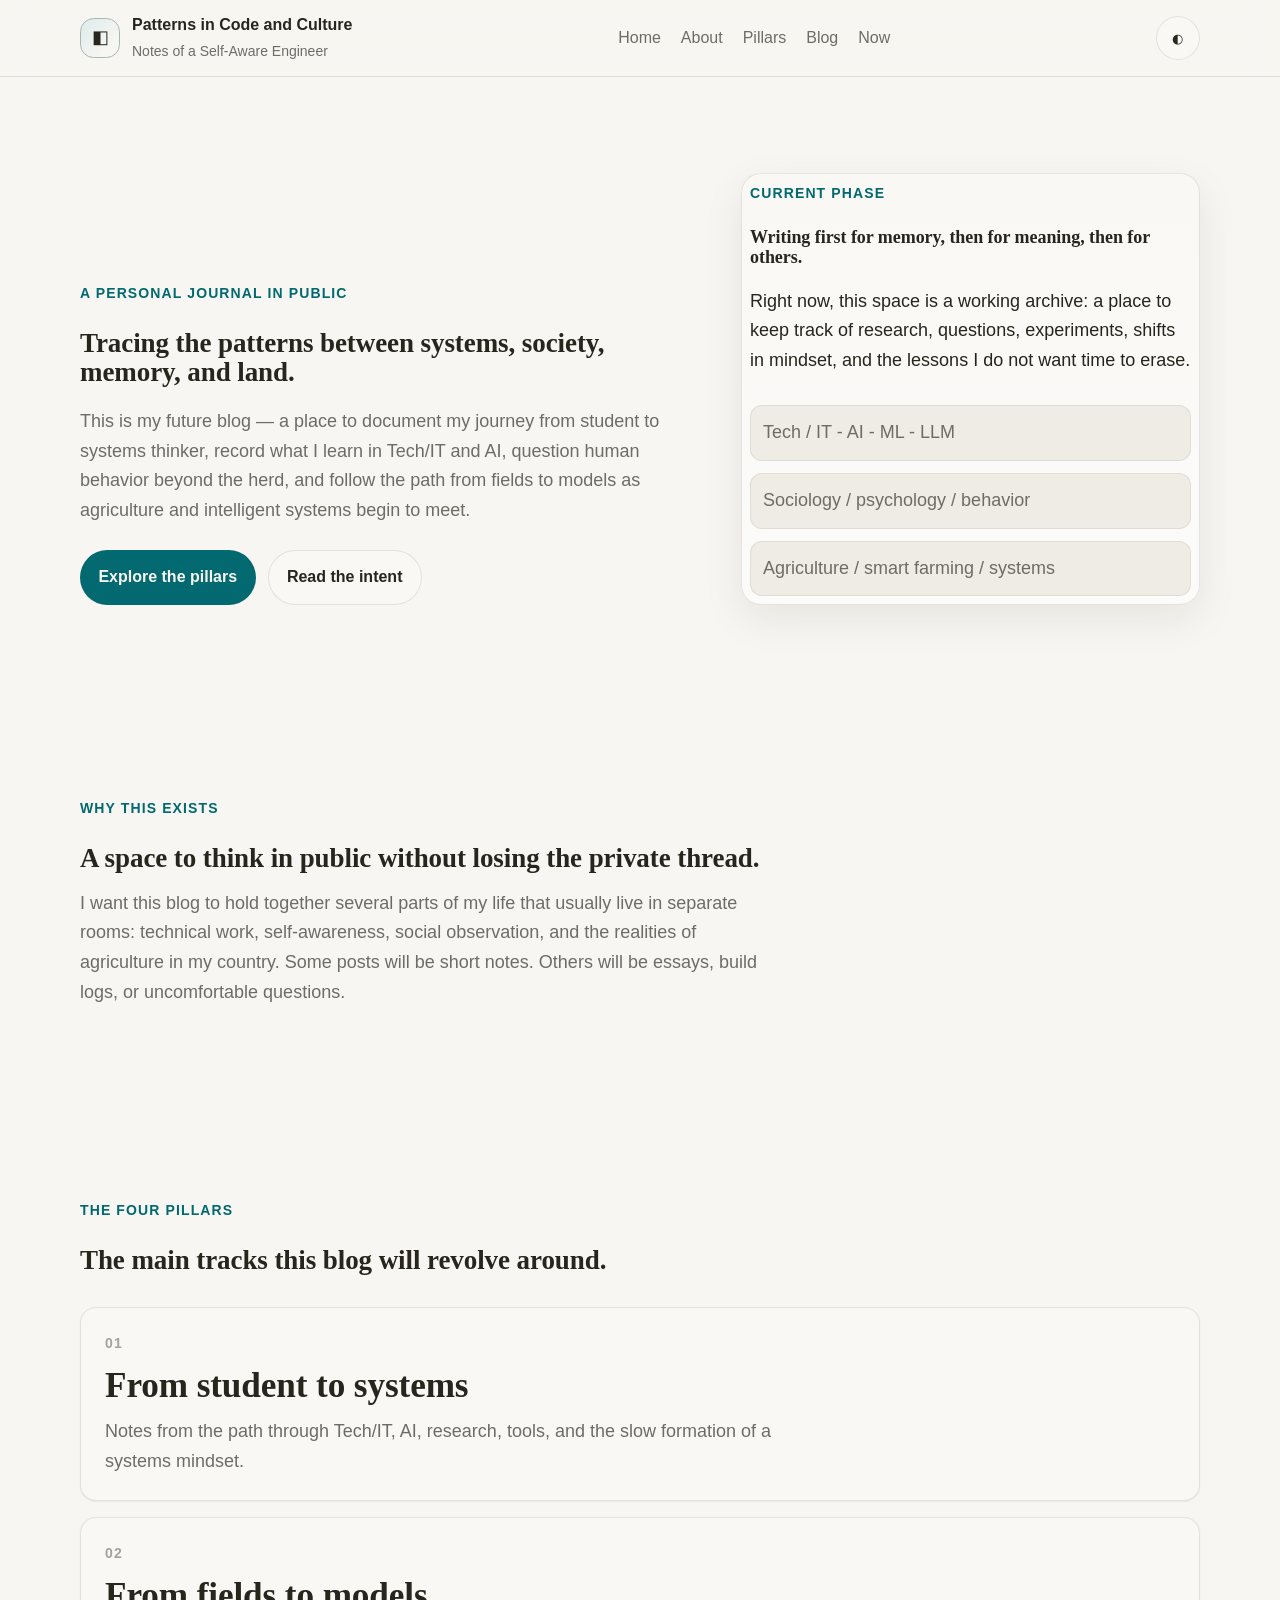
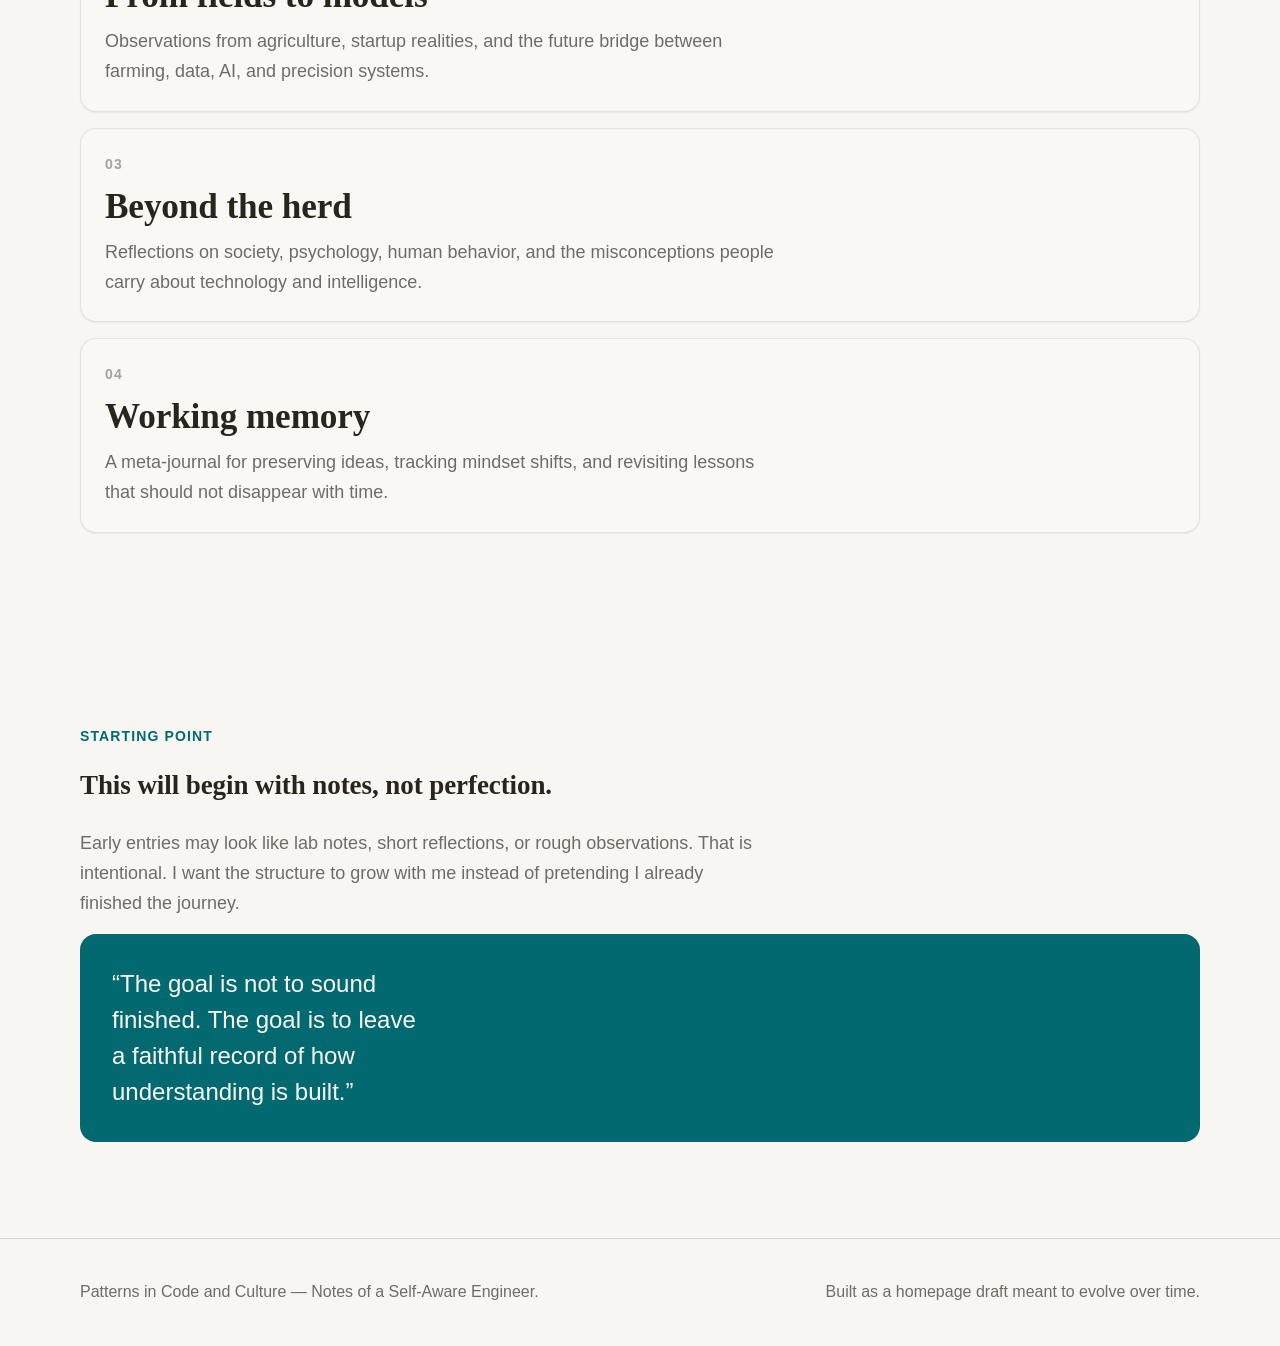
<file: index.html>
<!DOCTYPE html>
<html lang="en">
<head>
  <meta charset="UTF-8" />
  <meta name="viewport" content="width=device-width, initial-scale=1.0" />
  <title>Patterns in Code and Culture</title>
  <meta
    name="description"
    content="Patterns in Code and Culture — Notes of a Self-Aware Engineer exploring AI, systems, society, and agriculture."
  />

  <!--
    FONT LOADING
    - Zodiak: gives the headings a more reflective/editorial feeling.
    - Satoshi: keeps paragraphs and UI text clean and readable.
  -->
  <link href="https://api.fontshare.com/v2/css?f[]=satoshi@400,500,700&f[]=zodiak@400,700&display=swap" rel="stylesheet" />

  <!-- External stylesheet: easier to learn, edit, and grow over time. -->
  <link rel="stylesheet" href="./assets/css/styles.css" />
</head>
<body>
  <!--
    SKIP LINK
    Helps keyboard users jump directly to the main content.
  -->
  <a class="skip-link" href="#main-content">Skip to content</a>

  <!-- =========================================================
       1. SITE HEADER
       - Brand / site title
       - Navigation
       - Theme toggle (light / dark)
     ========================================================= -->
  <header class="site-header">
    <div class="container header-inner">
      <a class="brand" href="/" aria-label="Patterns in Code and Culture home">
        <span class="brand-mark" aria-hidden="true">◧</span>
        <span class="brand-text-wrap">
          <span class="brand-title">Patterns in Code and Culture</span>
          <span class="brand-subtitle">Notes of a Self-Aware Engineer</span>
        </span>
      </a>

      <nav class="site-nav" aria-label="Main navigation">
        <a href="/">Home</a>
        <a href="/about.html">About</a>
        <a href="/pillars.html">Pillars</a>
        <a href="/blog.html">Blog</a>
        <a href="/now.html">Now</a>
      </nav>

      <button class="theme-toggle" type="button" data-theme-toggle aria-label="Switch theme">
        <span aria-hidden="true">◐</span>
      </button>
    </div>
  </header>

  <main id="main-content">
    <!-- =========================================================
         2. HERO SECTION
         Purpose:
         - Immediately say what the blog is.
         - Introduce the tone and the personal angle.
         - Give visitors a reason to stay.
       ========================================================= -->
    <section class="hero section" id="hero">
      <div class="container hero-grid">
        <div class="hero-copy">
          <p class="eyebrow">A personal journal in public<br></br></p>
          <h1>Tracing the patterns between systems, society, memory, and land.</h1>
          <p class="hero-text">
            This is my future blog — a place to document my journey from student to systems thinker,
            record what I learn in Tech/IT and AI, question human behavior beyond the herd,
            and follow the path from fields to models as agriculture and intelligent systems begin to meet.
          </p>
          <div class="hero-actions">
            <a class="button button-primary" href="#pillars">Explore the pillars</a>
            <a class="button button-secondary" href="#starting-point">Read the intent</a>
          </div>
        </div>

        <!--
          HERO SIDE PANEL
          - This works like a compact statement card.
          - Good place for your mission, current phase, or short manifesto.
        -->
        <aside class="hero-panel" aria-label="Author intention">
          <p class="panel-label">Current phase<br></br></p>
          <h2>Writing first for memory, then for meaning, then for others.<br></br></h2>
          <p>
            Right now, this space is a working archive: a place to keep track of research,
            questions, experiments, shifts in mindset, and the lessons I do not want time to erase.<br></br>
          </p>
          <ul class="mini-list" role="list">
            <li>Tech / IT - AI - ML - LLM</li>
            <li>Sociology / psychology / behavior</li>
            <li>Agriculture / smart farming / systems</li>
          </ul>
        </aside>
      </div>
    </section>

    <!-- =========================================================
         3. ABOUT SECTION
         Purpose:
         - A short explanation of why this blog exists.
         - Can later evolve into a fuller intro or connect to an About page.
       ========================================================= -->
    <section class="section" id="about">
      <div class="container section-intro">
        <div>
          <p class="section-label">Why this exists<br></br></p>
          <h2>A space to think in public without losing the private thread.</h2>
        </div>
        <p class="section-text">
          I want this blog to hold together several parts of my life that usually live in separate rooms:
          technical work, self-awareness, social observation, and the realities of agriculture in my country.
          Some posts will be short notes. Others will be essays, build logs, or uncomfortable questions.
        </p>
      </div>
    </section>

    <!-- =========================================================
         4. PILLARS SECTION
         Purpose:
         - Show the four pillars clearly.
         - Each card defines what the section is for.
         - Later these cards can become links to category pages.
       ========================================================= -->
    <section class="section" id="pillars">
      <div class="container">
        <div class="section-intro narrow-intro">
          <div>
            <p class="section-label">The four pillars<br></br></p>
            <h2>The main tracks this blog will revolve around.</h2>
          </div>
        </div>

        <div class="pillars-grid">
          <article class="pillar-card">
            <p class="pillar-number">01</p>
            <h3>From student to systems</h3>
            <p>
              Notes from the path through Tech/IT, AI, research, tools, and the slow formation of a systems mindset.
            </p>
          </article>

          <article class="pillar-card">
            <p class="pillar-number">02</p>
            <h3>From fields to models</h3>
            <p>
              Observations from agriculture, startup realities, and the future bridge between farming, data, AI, and precision systems.
            </p>
          </article>

          <article class="pillar-card">
            <p class="pillar-number">03</p>
            <h3>Beyond the herd</h3>
            <p>
              Reflections on society, psychology, human behavior, and the misconceptions people carry about technology and intelligence.
            </p>
          </article>

          <article class="pillar-card">
            <p class="pillar-number">04</p>
            <h3>Working memory</h3>
            <p>
              A meta-journal for preserving ideas, tracking mindset shifts, and revisiting lessons that should not disappear with time.
            </p>
          </article>
        </div>
      </div>
    </section>

    <!-- =========================================================
         5. STARTING POINT SECTION
         Purpose:
         - A calm section that signals how publishing may begin.
         - Makes the homepage feel alive even before many posts exist.
       ========================================================= -->
    <section class="section" id="starting-point">
      <div class="container split-layout">
        <div>
          <p class="section-label">Starting point<br></br></p>
          <h2>This will begin with notes, not perfection.<br></br></h2>
          <p class="section-text">
            Early entries may look like lab notes, short reflections, or rough observations.
            That is intentional. I want the structure to grow with me instead of pretending I already finished the journey.
          </p>
        </div>

        <div class="quote-box">
          <p>
            “The goal is not to sound finished. The goal is to leave a faithful record of how understanding is built.”
          </p>
        </div>
      </div>
    </section>
  </main>

  <!-- =========================================================
       6. FOOTER
       - Small closing statement.
       - Can later hold social links, email, newsletter, or copyright.
     ========================================================= -->
  <footer class="site-footer">
    <div class="container footer-inner">
      <p>Patterns in Code and Culture — Notes of a Self-Aware Engineer.</p>
      <p>Built as a homepage draft meant to evolve over time.</p>
    </div>
  </footer>

  <script>
    /*
      PERSISTENT THEME TOGGLE
      - Saves theme choice to localStorage so it persists across page navigations.
      - Gracefully falls back if localStorage is restricted in sandboxed environments.
    */
    (function () {
      const root = document.documentElement;
      const toggle = document.querySelector('[data-theme-toggle]');

      let savedTheme = null;
      try {
        savedTheme = localStorage.getItem('theme');
      } catch (e) {}

      let theme = savedTheme || (window.matchMedia('(prefers-color-scheme: dark)').matches ? 'dark' : 'light');

      root.setAttribute('data-theme', theme);

      if (toggle) {
        toggle.addEventListener('click', function () {
          theme = theme === 'dark' ? 'light' : 'dark';
          root.setAttribute('data-theme', theme);
          try {
            localStorage.setItem('theme', theme);
          } catch (e) {}
        });
      }
    }());
  </script>
</body>
</html>
</file>
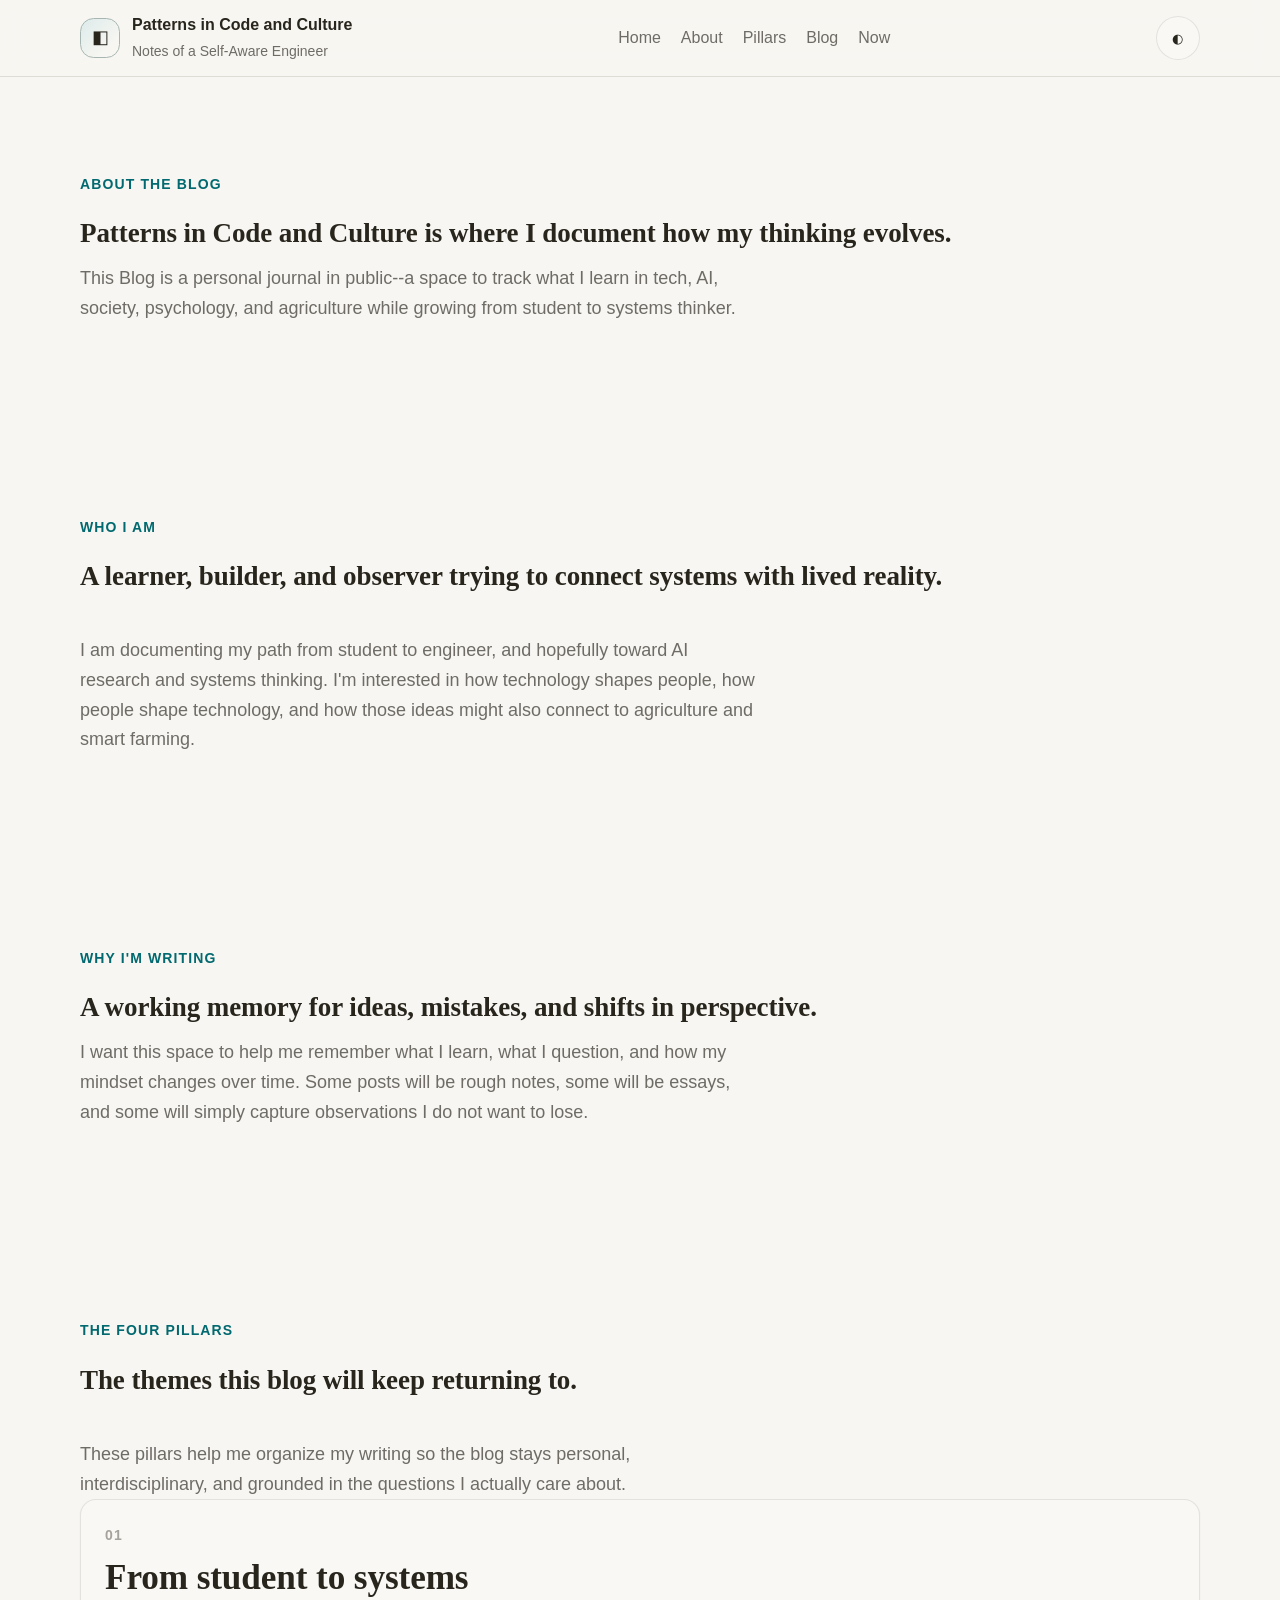
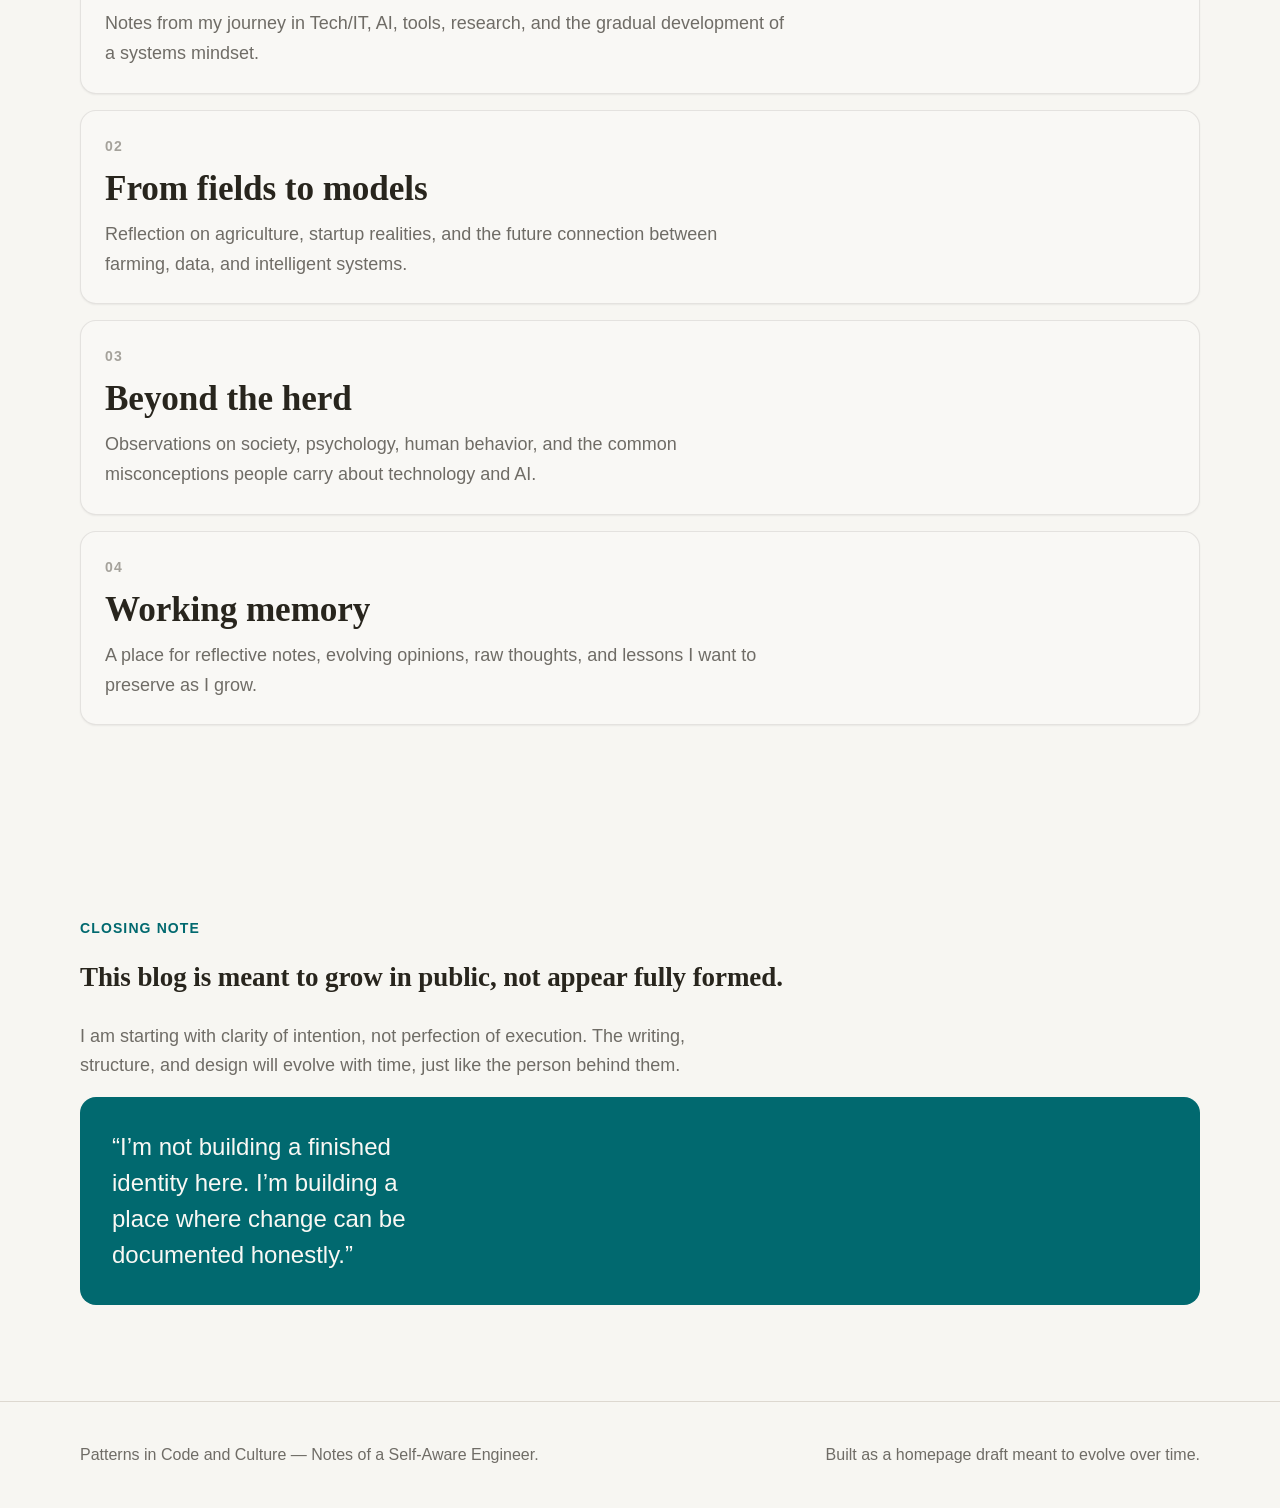
<file: about.html>
<!DOCTYPE html>
<html lang="en">
<head>
  <meta charset="UTF-8" />
  <meta name="viewport" content="width=device-width, initial-scale=1.0" />
  <title>Patterns in Code and Culture</title>
  <meta
    name="description"
    content="Patterns in Code and Culture — Notes of a Self-Aware Engineer exploring AI, systems, society, and agriculture."
  />

  <!--
    FONT LOADING
    - Zodiak: gives the headings a more reflective/editorial feeling.
    - Satoshi: keeps paragraphs and UI text clean and readable.
  -->
  <link href="https://api.fontshare.com/v2/css?f[]=satoshi@400,500,700&f[]=zodiak@400,700&display=swap" rel="stylesheet" />

  <!-- External stylesheet: easier to learn, edit, and grow over time. -->
  <link rel="stylesheet" href="./assets/css/styles.css" />
</head>
<body>
  <!--
    SKIP LINK
    Helps keyboard users jump directly to the main content.
  -->
  <a class="skip-link" href="#main-content">Skip to content</a>

  <!-- =========================================================
       1. SITE HEADER
       - Brand / site title
       - Navigation
       - Theme toggle (light / dark)
     ========================================================= -->
  <header class="site-header">
    <div class="container header-inner">
      <a class="brand" href="/" aria-label="Patterns in Code and Culture home">
        <span class="brand-mark" aria-hidden="true">◧</span>
        <span class="brand-text-wrap">
          <span class="brand-title">Patterns in Code and Culture</span>
          <span class="brand-subtitle">Notes of a Self-Aware Engineer</span>
        </span>
      </a>

      <nav class="site-nav" aria-label="Main navigation">
        <a href="/">Home</a>
        <a href="/about.html">About</a>
        <a href="/pillars.html">Pillars</a>
        <a href="/blog.html">Blog</a>
        <a href="/now.html">Now</a>
      </nav>

      <button class="theme-toggle" type="button" data-theme-toggle aria-label="Switch theme">
        <span aria-hidden="true">◐</span>
      </button>
    </div>
  </header>

  <main id="main-content">
	  <!-- pitstop -->
     <section class="section" id="about-hero">
      <div class="container section-intro">
        <div>
          <p class="section-label">About the blog<br></br></p>
          <h1>Patterns in Code and Culture is where I document how my thinking evolves.</h1>
        </div>
        <p class="section-text">
          This Blog is a personal journal in public--a space to track what I learn in tech,
          AI, society, psychology, and agriculture while growing from student to systems thinker.
        </p>
      </div>
     </section>
     <section class="section" id="who-i-am">
      <div class="container section-intro">
        <div>
          <p class="section-label">Who I am<br></br></p>
          <h2>A learner, builder, and observer trying to connect systems with lived reality.<br></br></h2>
        </div>  
        <p class="section-text">
        I am documenting my path from student to engineer, and hopefully toward AI research
        and systems thinking. I'm interested in how technology shapes people, how people shape technology,
        and how those ideas might also connect to agriculture and smart farming.
        </p>
      </div>
     </section>
     <section class="section" id="why-writing">
      <div class="container section-intro">
        <div>
          <p class="section-label">Why I'm writing<br></br></p>
          <h2>A working memory for ideas, mistakes, and shifts in perspective.</h2>
        </div>
        <p class="section-text">
          I want this space to help me remember what I learn, what I question, and how my mindset
          changes over time. Some posts will be rough notes, some will be essays, and some will
          simply capture observations I do not want to lose.
        </p>
      </div> 
     </section>
     <section class="section" id="pillars-overview">
      <div class="container">
        <div class="section-intro narrow intro">
          <div>
            <p class="section-label">The four pillars<br></br></p>
            <h2>The themes this blog will keep returning to.<br></br></h2>
          </div>
            <p class="section-text">
              These pillars help me organize my writing so the blog stays personal, interdisciplinary,
              and grounded in the questions I actually care about.
            </p>
        </div>
        <div class="pillars-grid">
          <article class="pillar-card">
            <p class="pillar-number">01</p>
            <h3>From student to systems</h3>
            <p>
              Notes from my journey in Tech/IT, AI, tools, research, and the gradual development
              of a systems mindset.
            </p>
          </article>
          <article class="pillar-card">
            <p class="pillar-number">02</p>
            <h3>From fields to models</h3>
            <p>
              Reflection on agriculture, startup realities, and the future connection between farming, data, and intelligent systems.
            </p>
          </article>
          <article class="pillar-card">
            <p class="pillar-number">03</p>
            <h3>Beyond the herd</h3>
            <p>
              Observations on society, psychology, human behavior, and the common misconceptions
              people carry about technology and AI.
            </p>
          </article>
          <article class="pillar-card">
            <p class="pillar-number">04</p>
            <h3>Working memory</h3>
            <p>
              A place for reflective notes, evolving opinions, raw thoughts, and lessons I want to preserve as I grow.
            </p>
          </article>
        </div>
      </div>
     </section>
     <section class="section" id="closing-note">
      <div class="container split-layout">
        <div>
          <p class="section-label">Closing note<br></br></p>
          <h2>This blog is meant to grow in public, not appear fully formed.<br></br></h2>
          <p class="section-text">
            I am starting with clarity of intention, not perfection of execution. The writing,
            structure, and design will evolve with time, just like the person behind them.
          </p>
        </div>

        <div class="quote-box">
          <p>
            “I’m not building a finished identity here. I’m building a place where change can be documented honestly.”
          </p>
        </div>
      </div>
    </section>
  </main>

  <!-- =========================================================
       6. FOOTER
       - Small closing statement.
       - Can later hold social links, email, newsletter, or copyright.
     ========================================================= -->
  <footer class="site-footer">
    <div class="container footer-inner">
      <p>Patterns in Code and Culture — Notes of a Self-Aware Engineer.</p>
      <p>Built as a homepage draft meant to evolve over time.</p>
    </div>
  </footer>

  <script>
    /*
      PERSISTENT THEME TOGGLE
      - Saves theme choice to localStorage so it persists across page navigations.
      - Gracefully falls back if localStorage is restricted in sandboxed environments.
    */
    (function () {
      const root = document.documentElement;
      const toggle = document.querySelector('[data-theme-toggle]');

      let savedTheme = null;
      try {
        savedTheme = localStorage.getItem('theme');
      } catch (e) {}

      let theme = savedTheme || (window.matchMedia('(prefers-color-scheme: dark)').matches ? 'dark' : 'light');

      root.setAttribute('data-theme', theme);

      if (toggle) {
        toggle.addEventListener('click', function () {
          theme = theme === 'dark' ? 'light' : 'dark';
          root.setAttribute('data-theme', theme);
          try {
            localStorage.setItem('theme', theme);
          } catch (e) {}
        });
      }
    }());
  </script>
</body>
</html>
</file>
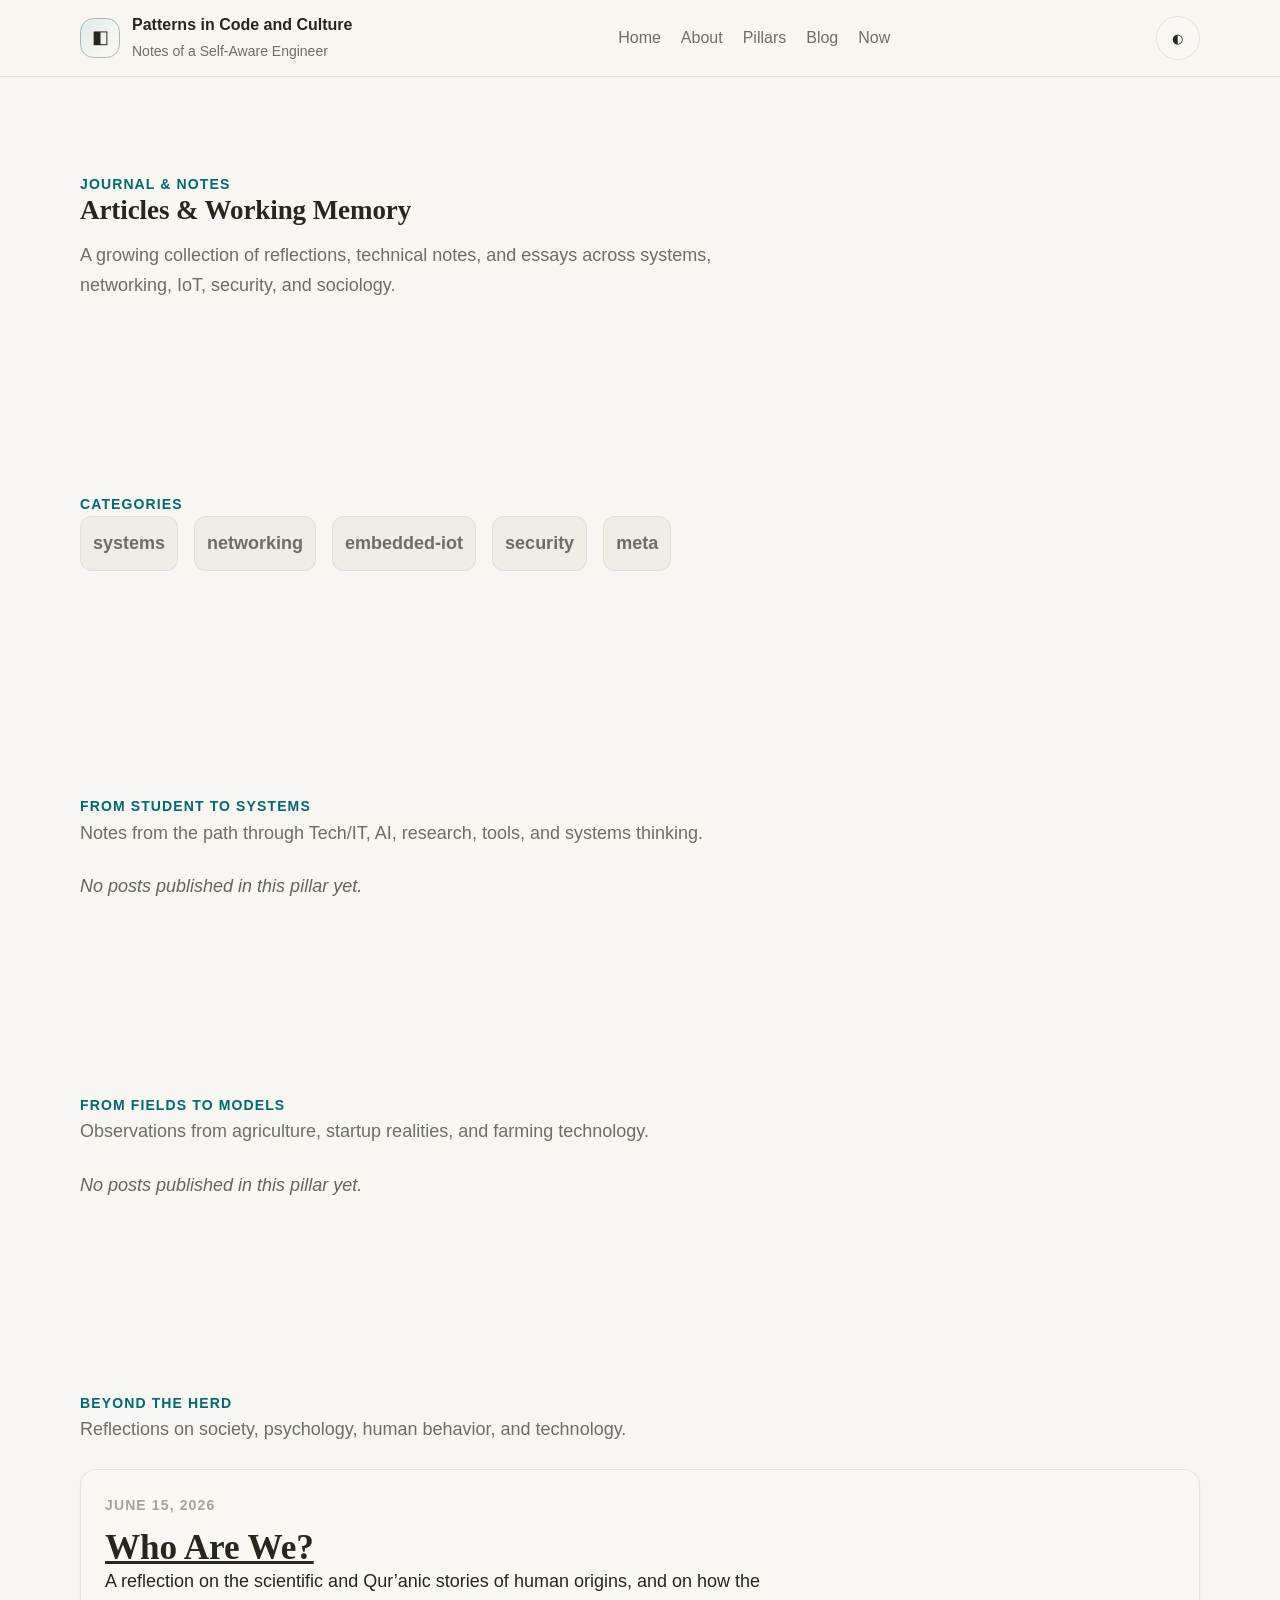
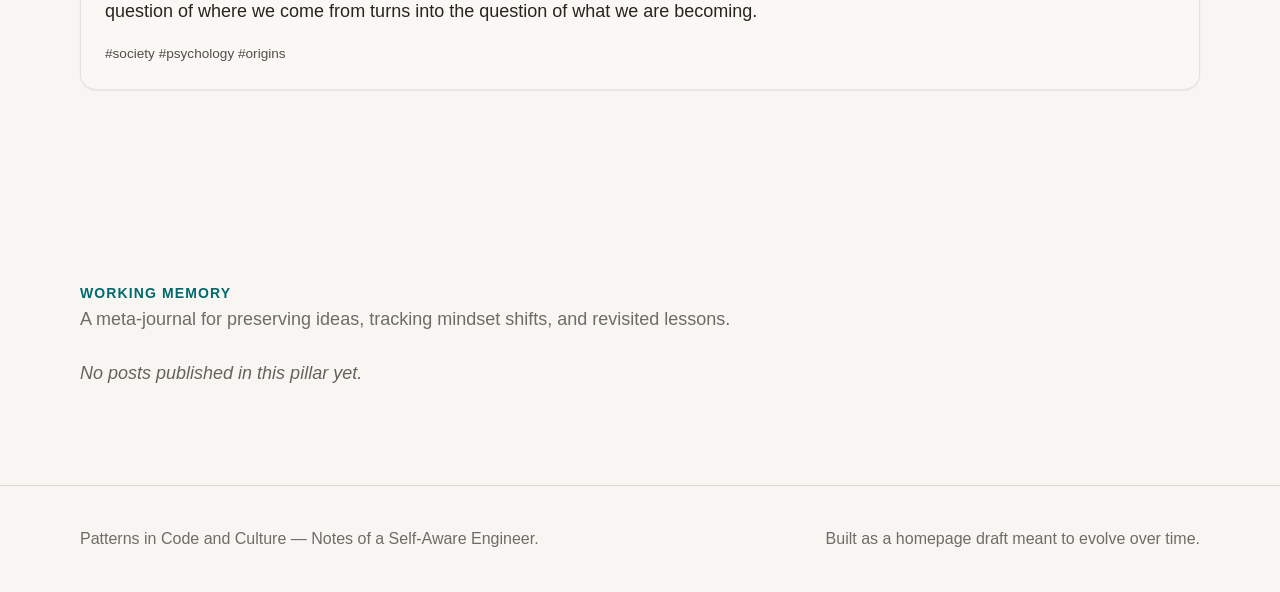
<file: blog.html>
<!DOCTYPE html>
<html lang="en">
<head>
  <meta charset="UTF-8" />
  <meta name="viewport" content="width=device-width, initial-scale=1.0" />
  <title>Patterns in Code and Culture</title>
  <meta
    name="description"
    content="Patterns in Code and Culture — Notes of a Self-Aware Engineer exploring AI, systems, society, and agriculture."
  />

  <!--
    FONT LOADING
    - Zodiak: gives the headings a more reflective/editorial feeling.
    - Satoshi: keeps paragraphs and UI text clean and readable.
  -->
  <link href="https://api.fontshare.com/v2/css?f[]=satoshi@400,500,700&f[]=zodiak@400,700&display=swap" rel="stylesheet" />

  <!-- External stylesheet: easier to learn, edit, and grow over time. -->
  <link rel="stylesheet" href="/assets/css/styles.css" />
</head>
<body>
  <a class="skip-link" href="#main-content">Skip to content</a>

  <header class="site-header">
    <div class="container header-inner">
      <a class="brand" href="/" aria-label="Patterns in Code and Culture home">
        <span class="brand-mark" aria-hidden="true">◧</span>
        <span class="brand-text-wrap">
          <span class="brand-title">Patterns in Code and Culture</span>
          <span class="brand-subtitle">Notes of a Self-Aware Engineer</span>
        </span>
      </a>

      <nav class="site-nav" aria-label="Main navigation">
        <a href="/">Home</a>
        <a href="/about.html">About</a>
        <a href="/pillars.html">Pillars</a>
        <a href="/blog.html">Blog</a>
        <a href="/now.html">Now</a>
      </nav>

      <button class="theme-toggle" type="button" data-theme-toggle aria-label="Switch theme">
        <span aria-hidden="true">◐</span>
      </button>
    </div>
  </header>

  <main id="main-content">
    <section class="section" id="blog-hero">
      <div class="container section-intro">
        <div>
          <p class="section-label">Journal & Notes</p>
          <h1>Articles & Working Memory</h1>
        </div>
        <p class="section-text">
          A growing collection of reflections, technical notes, and essays across systems, networking, IoT, security, and sociology.
        </p>
      </div>
    </section>

    <section class="section" id="categories">
      <div class="container">
        <p class="section-label">Categories</p>
        <ul class="mini-list" role="list" style="display: flex; gap: 1rem; flex-wrap: wrap; margin-bottom: 2rem; list-style: none; padding: 0;">
          <li><strong>systems</strong></li>
          <li><strong>networking</strong></li>
          <li><strong>embedded-iot</strong></li>
          <li><strong>security</strong></li>
          <li><strong>meta</strong></li>
        </ul>
      </div>
    </section>

    <!-- POSTS:START -->
    <!-- Generated by scripts/build_blog.py — Do not edit inside this block manually -->
    <section class="section" id="student-to-systems">
      <div class="container">
        <p class="section-label">From student to systems</p>
        <p class="section-text" style="margin-bottom: 1.5rem;">Notes from the path through Tech/IT, AI, research, tools, and systems thinking.</p>
        <p style="opacity: 0.7; font-style: italic;">No posts published in this pillar yet.</p>
      </div>
    </section>

    <section class="section" id="fields-to-models">
      <div class="container">
        <p class="section-label">From fields to models</p>
        <p class="section-text" style="margin-bottom: 1.5rem;">Observations from agriculture, startup realities, and farming technology.</p>
        <p style="opacity: 0.7; font-style: italic;">No posts published in this pillar yet.</p>
      </div>
    </section>

    <section class="section" id="beyond-the-herd">
      <div class="container">
        <p class="section-label">Beyond the herd</p>
        <p class="section-text" style="margin-bottom: 1.5rem;">Reflections on society, psychology, human behavior, and technology.</p>
        <div class="pillars-grid">
          <article class="pillar-card">
            <p class="pillar-number">June 15, 2026</p>
            <h3><a href="/content/posts/who-are-we.html" style="text-decoration: underline; color: inherit;">Who Are We?</a></h3>
            <p>A reflection on the scientific and Qur’anic stories of human origins, and on how the question of where we come from turns into the question of what we are becoming.</p>
            <div class="card-meta" style="margin-top: 1rem; font-size: 0.85rem; opacity: 0.8;">
              <span>#society #psychology #origins</span>
            </div>
          </article>
        </div>
      </div>
    </section>

    <section class="section" id="working-memory">
      <div class="container">
        <p class="section-label">Working memory</p>
        <p class="section-text" style="margin-bottom: 1.5rem;">A meta-journal for preserving ideas, tracking mindset shifts, and revisited lessons.</p>
        <p style="opacity: 0.7; font-style: italic;">No posts published in this pillar yet.</p>
      </div>
    </section>
    <!-- POSTS:END -->
  </main>

  <!-- =========================================================
       6. FOOTER
       - Small closing statement.
       - Can later hold social links, email, newsletter, or copyright.
     ========================================================= -->
  <footer class="site-footer">
    <div class="container footer-inner">
      <p>Patterns in Code and Culture — Notes of a Self-Aware Engineer.</p>
      <p>Built as a homepage draft meant to evolve over time.</p>
    </div>
  </footer>

  <script>
    /*
      PERSISTENT THEME TOGGLE
      - Saves theme choice to localStorage so it persists across page navigations.
      - Gracefully falls back if localStorage is restricted in sandboxed environments.
    */
    (function () {
      const root = document.documentElement;
      const toggle = document.querySelector('[data-theme-toggle]');

      let savedTheme = null;
      try {
        savedTheme = localStorage.getItem('theme');
      } catch (e) {}

      let theme = savedTheme || (window.matchMedia('(prefers-color-scheme: dark)').matches ? 'dark' : 'light');

      root.setAttribute('data-theme', theme);

      if (toggle) {
        toggle.addEventListener('click', function () {
          theme = theme === 'dark' ? 'light' : 'dark';
          root.setAttribute('data-theme', theme);
          try {
            localStorage.setItem('theme', theme);
          } catch (e) {}
        });
      }
    }());
  </script>
</body>
</html>
</file>
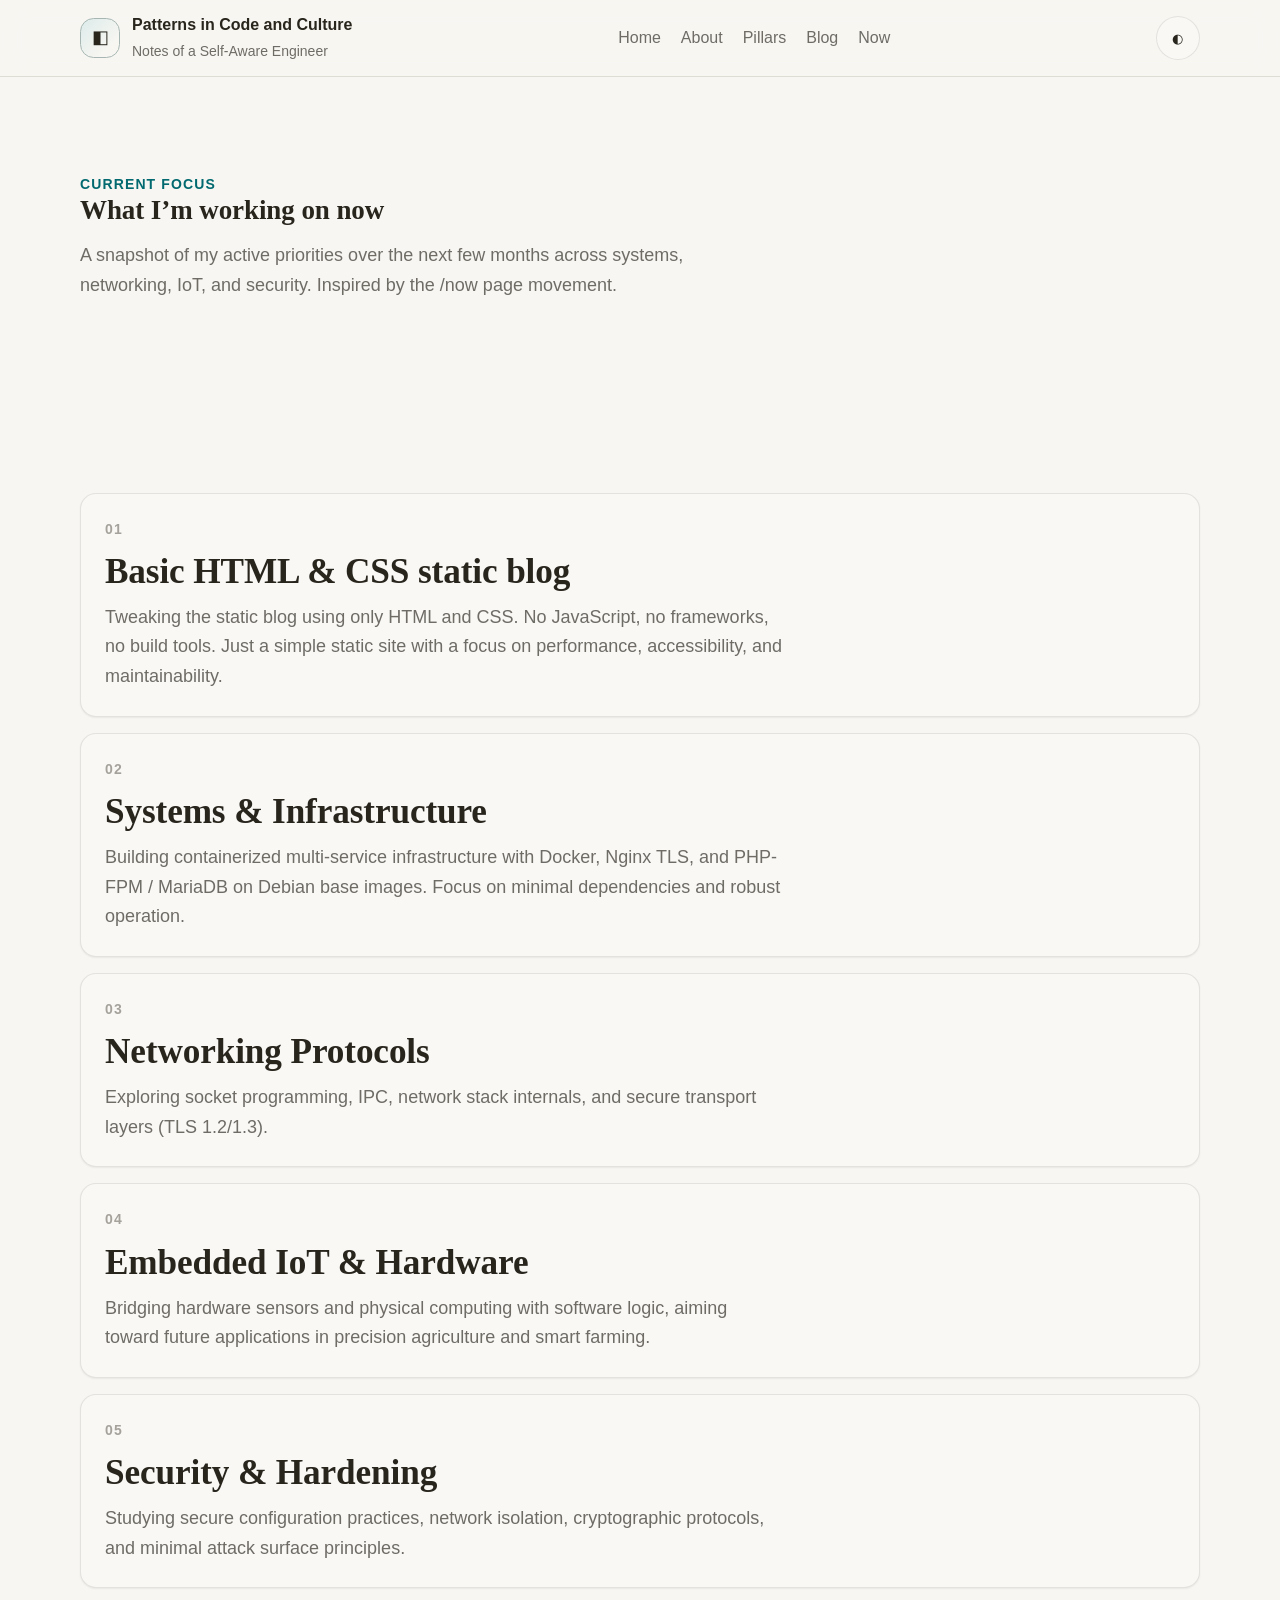
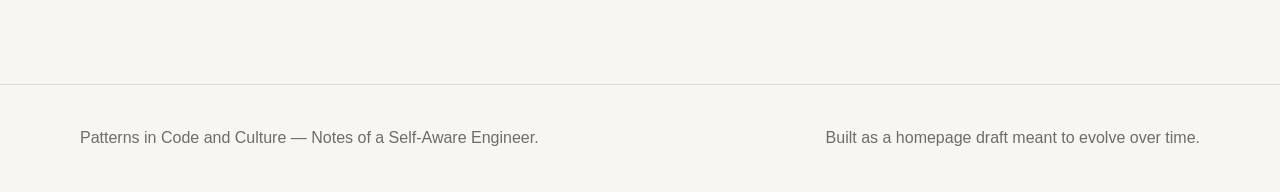
<file: now.html>
<!DOCTYPE html>
<html lang="en">
<head>
  <meta charset="UTF-8" />
  <meta name="viewport" content="width=device-width, initial-scale=1.0" />
  <title>Now — Patterns in Code and Culture</title>
  <meta
    name="description"
    content="What I'm currently focused on: Systems, Networking, Embedded IoT, and Security."
  />

  <link href="https://api.fontshare.com/v2/css?f[]=satoshi@400,500,700&f[]=zodiak@400,700&display=swap" rel="stylesheet" />
  <link rel="stylesheet" href="/assets/css/styles.css" />
</head>
<body>
  <a class="skip-link" href="#main-content">Skip to content</a>

  <header class="site-header">
    <div class="container header-inner">
      <a class="brand" href="/" aria-label="Patterns in Code and Culture home">
        <span class="brand-mark" aria-hidden="true">◧</span>
        <span class="brand-text-wrap">
          <span class="brand-title">Patterns in Code and Culture</span>
          <span class="brand-subtitle">Notes of a Self-Aware Engineer</span>
        </span>
      </a>

      <nav class="site-nav" aria-label="Main navigation">
        <a href="/">Home</a>
        <a href="/about.html">About</a>
        <a href="/pillars.html">Pillars</a>
        <a href="/blog.html">Blog</a>
        <a href="/now.html">Now</a>
      </nav>

      <button class="theme-toggle" type="button" data-theme-toggle aria-label="Switch theme">
        <span aria-hidden="true">◐</span>
      </button>
    </div>
  </header>

  <main id="main-content">
    <section class="section" id="now-hero">
      <div class="container section-intro">
        <div>
          <p class="section-label">Current Focus</p>
          <h1>What I’m working on now</h1>
        </div>
        <p class="section-text">
          A snapshot of my active priorities over the next few months across systems, networking, IoT, and security. Inspired by the /now page movement.
        </p>
      </div>
    </section>

    <section class="section" id="active-tracks">
      <div class="container pillars-grid">
          <article class="pillar-card">
          <p class="pillar-number">01</p>
          <h3>Basic HTML & CSS static blog</h3>
          <p>
            Tweaking the static blog using only HTML and CSS. No JavaScript, no frameworks, no build tools. Just a simple static site with a focus on performance, accessibility, and maintainability.
          </p>
        </article>
        
        <article class="pillar-card">
          <p class="pillar-number">02</p>
          <h3>Systems & Infrastructure</h3>
          <p>
            Building containerized multi-service infrastructure with Docker, Nginx TLS, and PHP-FPM / MariaDB on Debian base images. Focus on minimal dependencies and robust operation.
          </p>
        </article>

        <article class="pillar-card">
          <p class="pillar-number">03</p>
          <h3>Networking Protocols</h3>
          <p>
            Exploring socket programming, IPC, network stack internals, and secure transport layers (TLS 1.2/1.3).
          </p>
        </article>

        <article class="pillar-card">
          <p class="pillar-number">04</p>
          <h3>Embedded IoT & Hardware</h3>
          <p>
            Bridging hardware sensors and physical computing with software logic, aiming toward future applications in precision agriculture and smart farming.
          </p>
        </article>

        <article class="pillar-card">
          <p class="pillar-number">05</p>
          <h3>Security & Hardening</h3>
          <p>
            Studying secure configuration practices, network isolation, cryptographic protocols, and minimal attack surface principles.
          </p>
        </article>
      </div>
    </section>
  </main>

  <footer class="site-footer">
    <div class="container footer-inner">
      <p>Patterns in Code and Culture — Notes of a Self-Aware Engineer.</p>
      <p>Built as a homepage draft meant to evolve over time.</p>
    </div>
  </footer>

  <script>
    /*
      PERSISTENT THEME TOGGLE
      - Saves theme choice to localStorage so it persists across page navigations.
      - Gracefully falls back if localStorage is restricted in sandboxed environments.
    */
    (function () {
      const root = document.documentElement;
      const toggle = document.querySelector('[data-theme-toggle]');

      let savedTheme = null;
      try {
        savedTheme = localStorage.getItem('theme');
      } catch (e) {}

      let theme = savedTheme || (window.matchMedia('(prefers-color-scheme: dark)').matches ? 'dark' : 'light');

      root.setAttribute('data-theme', theme);

      if (toggle) {
        toggle.addEventListener('click', function () {
          theme = theme === 'dark' ? 'light' : 'dark';
          root.setAttribute('data-theme', theme);
          try {
            localStorage.setItem('theme', theme);
          } catch (e) {}
        });
      }
    }());
  </script>
</body>
</html>
</file>
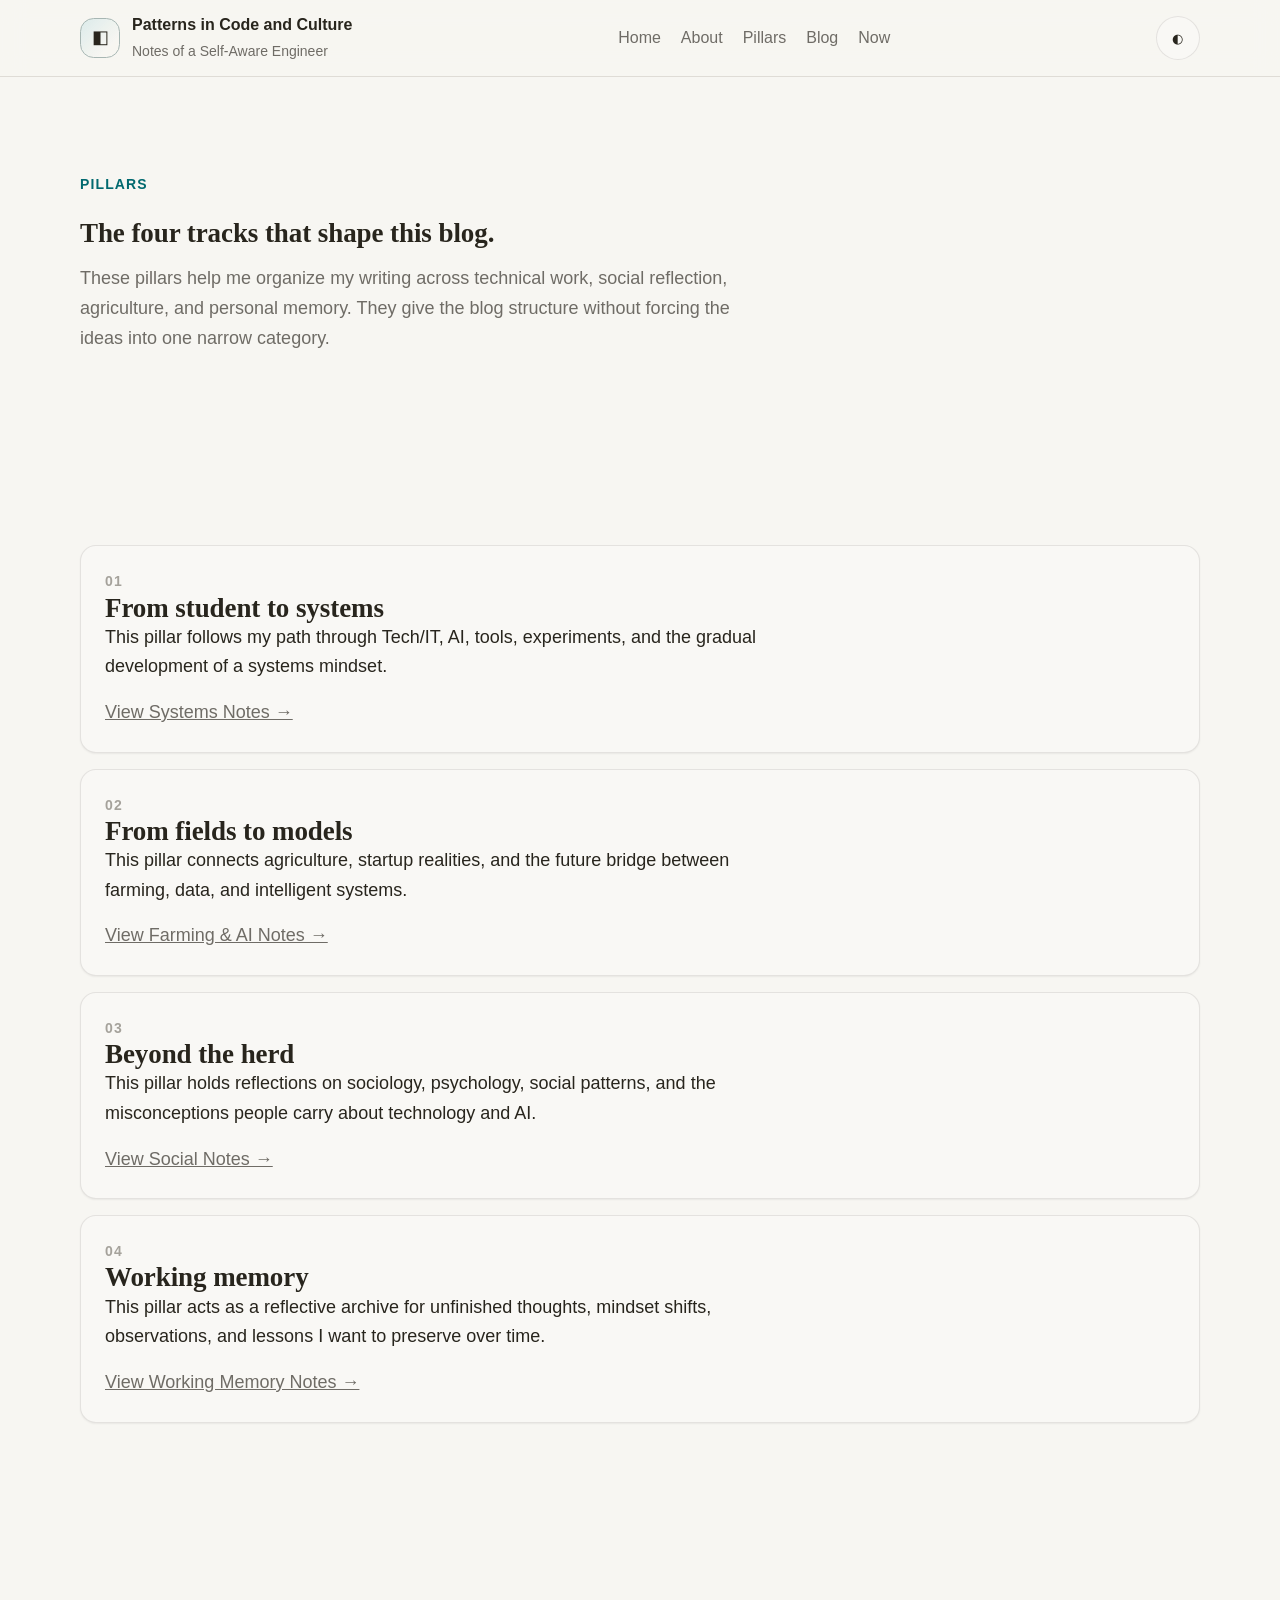
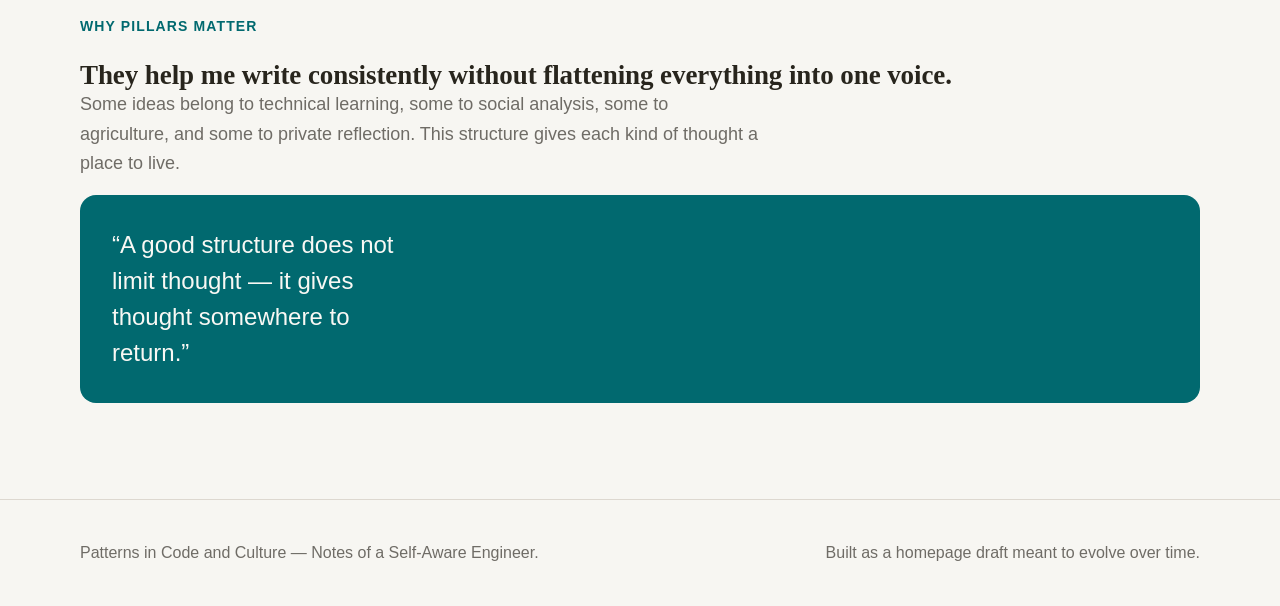
<file: pillars.html>
<!DOCTYPE html>
<html lang="en">
<head>
  <meta charset="UTF-8" />
  <meta name="viewport" content="width=device-width, initial-scale=1.0" />
  <title>Patterns in Code and Culture</title>
  <meta
    name="description"
    content="Patterns in Code and Culture — Notes of a Self-Aware Engineer exploring AI, systems, society, and agriculture."
  />

  <!--
    FONT LOADING
    - Zodiak: gives the headings a more reflective/editorial feeling.
    - Satoshi: keeps paragraphs and UI text clean and readable.
  -->
  <link href="https://api.fontshare.com/v2/css?f[]=satoshi@400,500,700&f[]=zodiak@400,700&display=swap" rel="stylesheet" />

  <!-- External stylesheet: easier to learn, edit, and grow over time. -->
  <link rel="stylesheet" href="./assets/css/styles.css" />
</head>
<body>
  <!--
    SKIP LINK
    Helps keyboard users jump directly to the main content.
  -->
  <a class="skip-link" href="#main-content">Skip to content</a>

  <!-- =========================================================
       1. SITE HEADER
       - Brand / site title
       - Navigation
       - Theme toggle (light / dark)
     ========================================================= -->
  <header class="site-header">
    <div class="container header-inner">
      <a class="brand" href="/" aria-label="Patterns in Code and Culture home">
        <span class="brand-mark" aria-hidden="true">◧</span>
        <span class="brand-text-wrap">
          <span class="brand-title">Patterns in Code and Culture</span>
          <span class="brand-subtitle">Notes of a Self-Aware Engineer</span>
        </span>
      </a>

      <nav class="site-nav" aria-label="Main navigation">
        <a href="/">Home</a>
        <a href="/about.html">About</a>
        <a href="/pillars.html">Pillars</a>
        <a href="/blog.html">Blog</a>
        <a href="/now.html">Now</a>
      </nav>

      <button class="theme-toggle" type="button" data-theme-toggle aria-label="Switch theme">
        <span aria-hidden="true">◐</span>
      </button>
    </div>
  </header>

  <main id="main-content">
    <section class="section" id="pillars-hero">
      <div class="container section-intro">
        <div>
          <p class="section-label">Pillars<br></br></p>
          <h1>The four tracks that shape this blog.</h1>
        </div>
        <p class="section-text">
          These pillars help me organize my writing across technical work, social reflection,
          agriculture, and personal memory. They give the blog structure without forcing the
          ideas into one narrow category.
        </p>
      </div>
    </section>

    <section class="section" id="pillars-overview">
      <div class="container pillars-grid">
        <article class="pillar-card">
          <p class="pillar-number">01</p>
          <h2>From student to systems</h2>
          <p>
            This pillar follows my path through Tech/IT, AI, tools, experiments, and the gradual
            development of a systems mindset.
          </p>
          <p style="margin-top: 1rem;">
            <a href="/blog.html#student-to-systems">View Systems Notes →</a>
          </p>
        </article>

        <article class="pillar-card">
          <p class="pillar-number">02</p>
          <h2>From fields to models</h2>
          <p>
            This pillar connects agriculture, startup realities, and the future bridge between
            farming, data, and intelligent systems.
          </p>
          <p style="margin-top: 1rem;">
            <a href="/blog.html#fields-to-models">View Farming & AI Notes →</a>
          </p>
        </article>

        <article class="pillar-card">
          <p class="pillar-number">03</p>
          <h2>Beyond the herd</h2>
          <p>
            This pillar holds reflections on sociology, psychology, social patterns, and the
            misconceptions people carry about technology and AI.
          </p>
          <p style="margin-top: 1rem;">
            <a href="/blog.html#beyond-the-herd">View Social Notes →</a>
          </p>
        </article>

        <article class="pillar-card">
          <p class="pillar-number">04</p>
          <h2>Working memory</h2>
          <p>
            This pillar acts as a reflective archive for unfinished thoughts, mindset shifts,
            observations, and lessons I want to preserve over time.
          </p>
          <p style="margin-top: 1rem;">
            <a href="/blog.html#working-memory">View Working Memory Notes →</a>
          </p>
        </article>
      </div>
    </section>

    <section class="section" id="pillars-note">
      <div class="container split-layout">
        <div>
          <p class="section-label">Why pillars matter<br></br></p>
          <h2>They help me write consistently without flattening everything into one voice.</h2>
          <p class="section-text">
            Some ideas belong to technical learning, some to social analysis, some to agriculture,
            and some to private reflection. This structure gives each kind of thought a place to live.
          </p>
        </div>

        <div class="quote-box">
          <p>
            “A good structure does not limit thought — it gives thought somewhere to return.”
          </p>
        </div>
      </div>
    </section>
  </main>

  <!-- =========================================================
       6. FOOTER
       - Small closing statement.
       - Can later hold social links, email, newsletter, or copyright.
     ========================================================= -->
  <footer class="site-footer">
    <div class="container footer-inner">
      <p>Patterns in Code and Culture — Notes of a Self-Aware Engineer.</p>
      <p>Built as a homepage draft meant to evolve over time.</p>
    </div>
  </footer>

  <script>
    /*
      PERSISTENT THEME TOGGLE
      - Saves theme choice to localStorage so it persists across page navigations.
      - Gracefully falls back if localStorage is restricted in sandboxed environments.
    */
    (function () {
      const root = document.documentElement;
      const toggle = document.querySelector('[data-theme-toggle]');

      let savedTheme = null;
      try {
        savedTheme = localStorage.getItem('theme');
      } catch (e) {}

      let theme = savedTheme || (window.matchMedia('(prefers-color-scheme: dark)').matches ? 'dark' : 'light');

      root.setAttribute('data-theme', theme);

      if (toggle) {
        toggle.addEventListener('click', function () {
          theme = theme === 'dark' ? 'light' : 'dark';
          root.setAttribute('data-theme', theme);
          try {
            localStorage.setItem('theme', theme);
          } catch (e) {}
        });
      }
    }());
  </script>
</body>
</html>
</file>
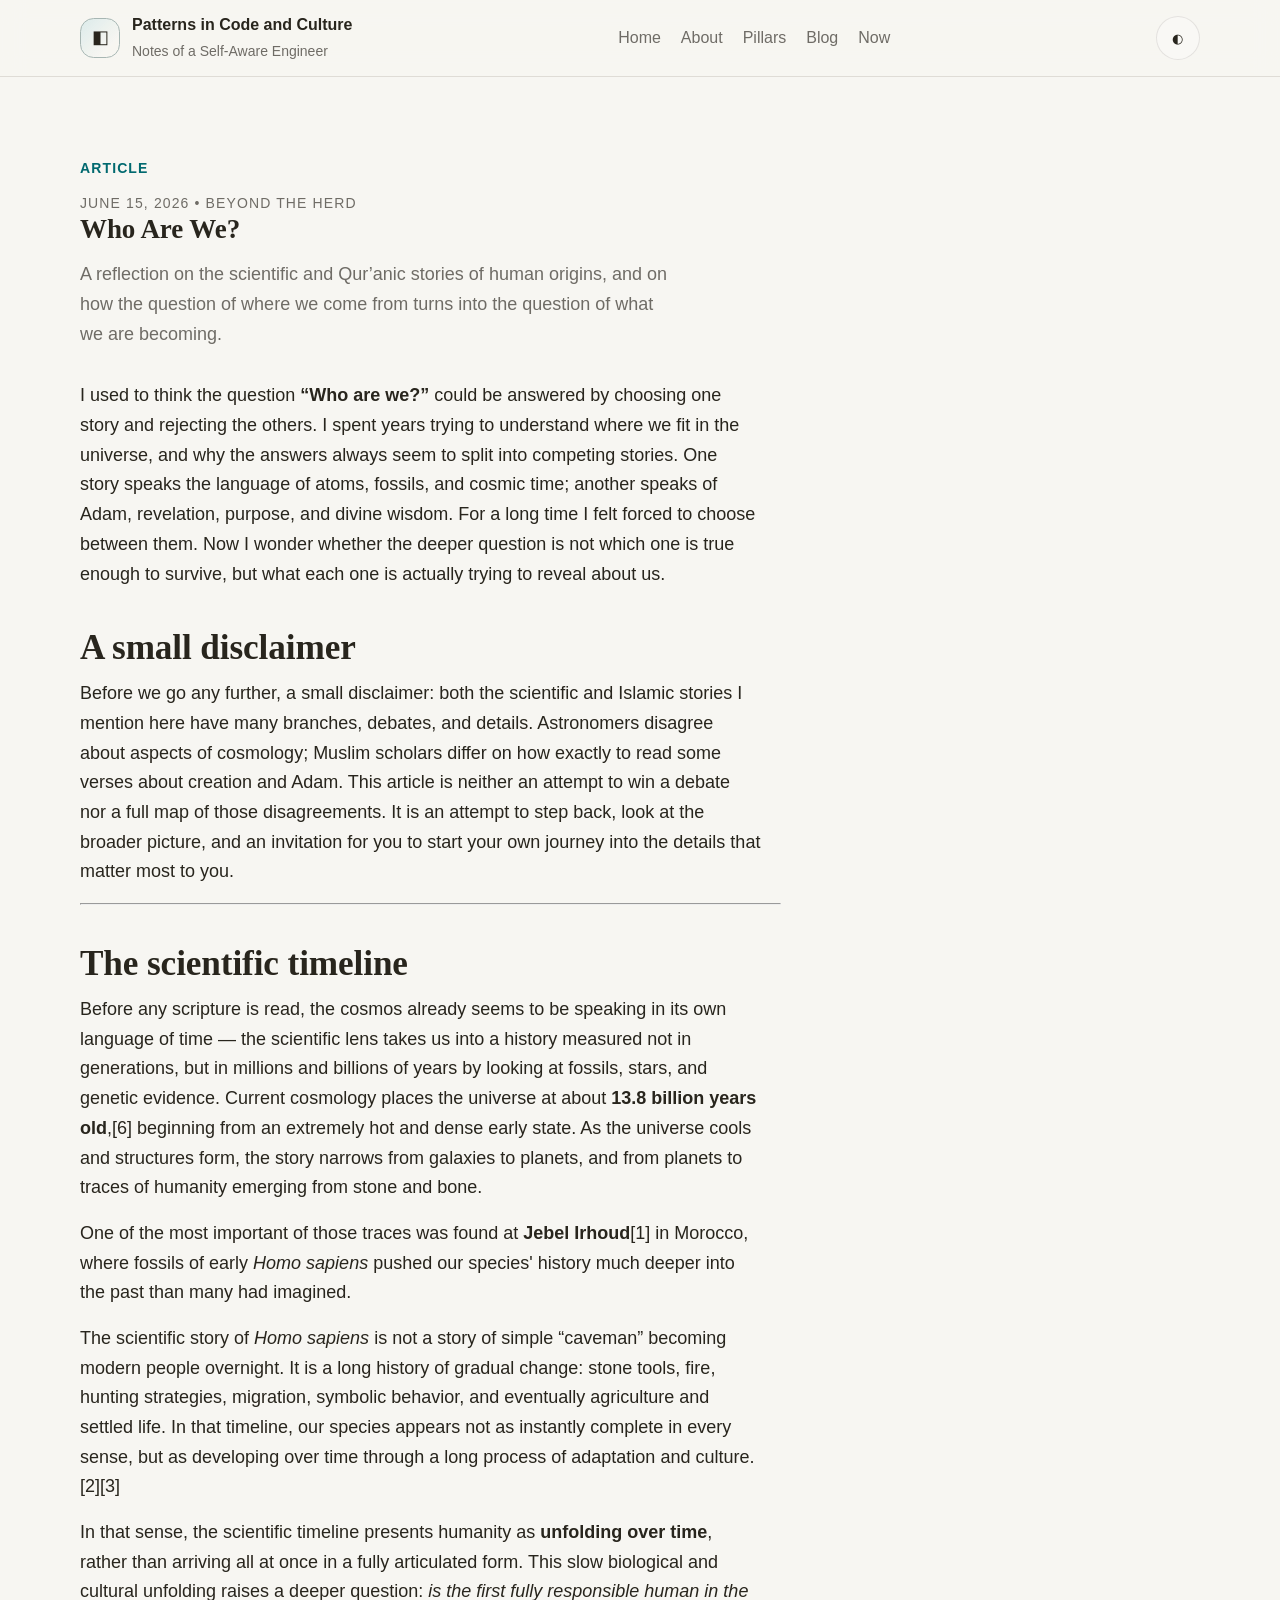
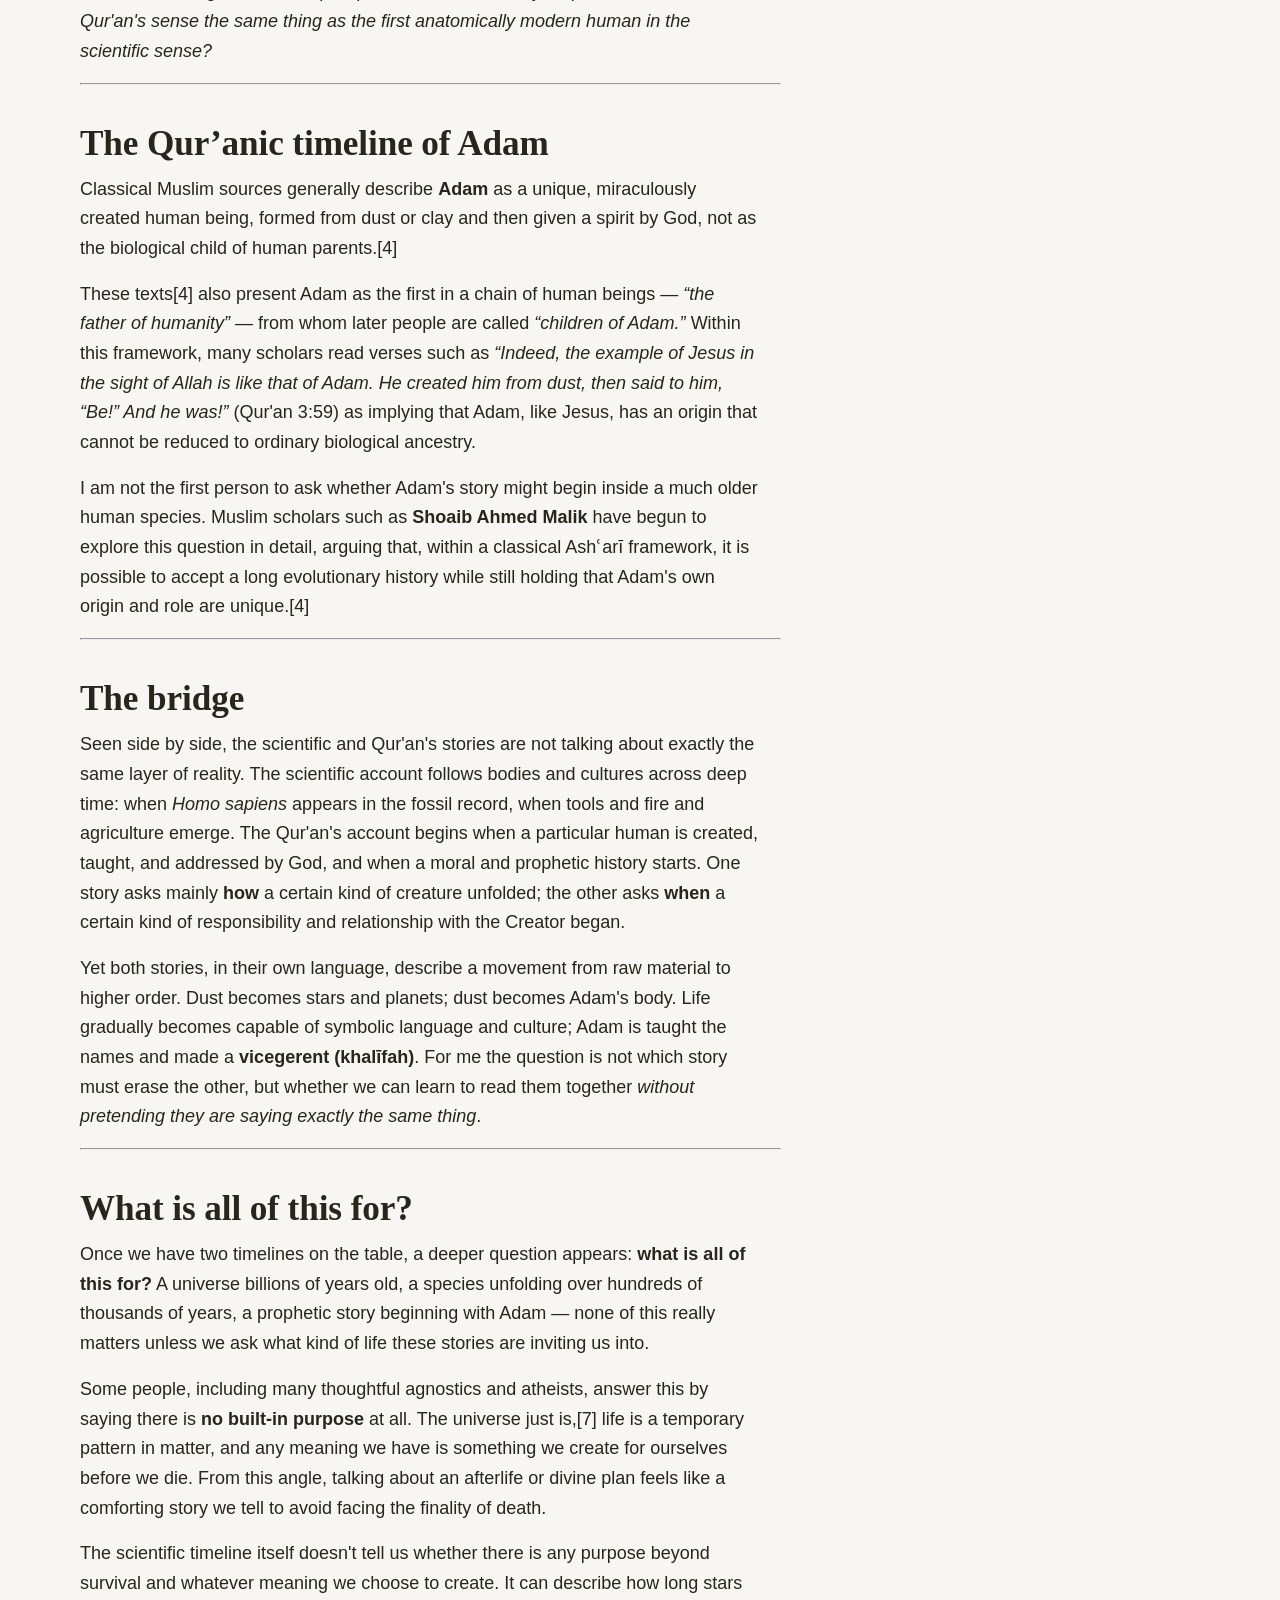
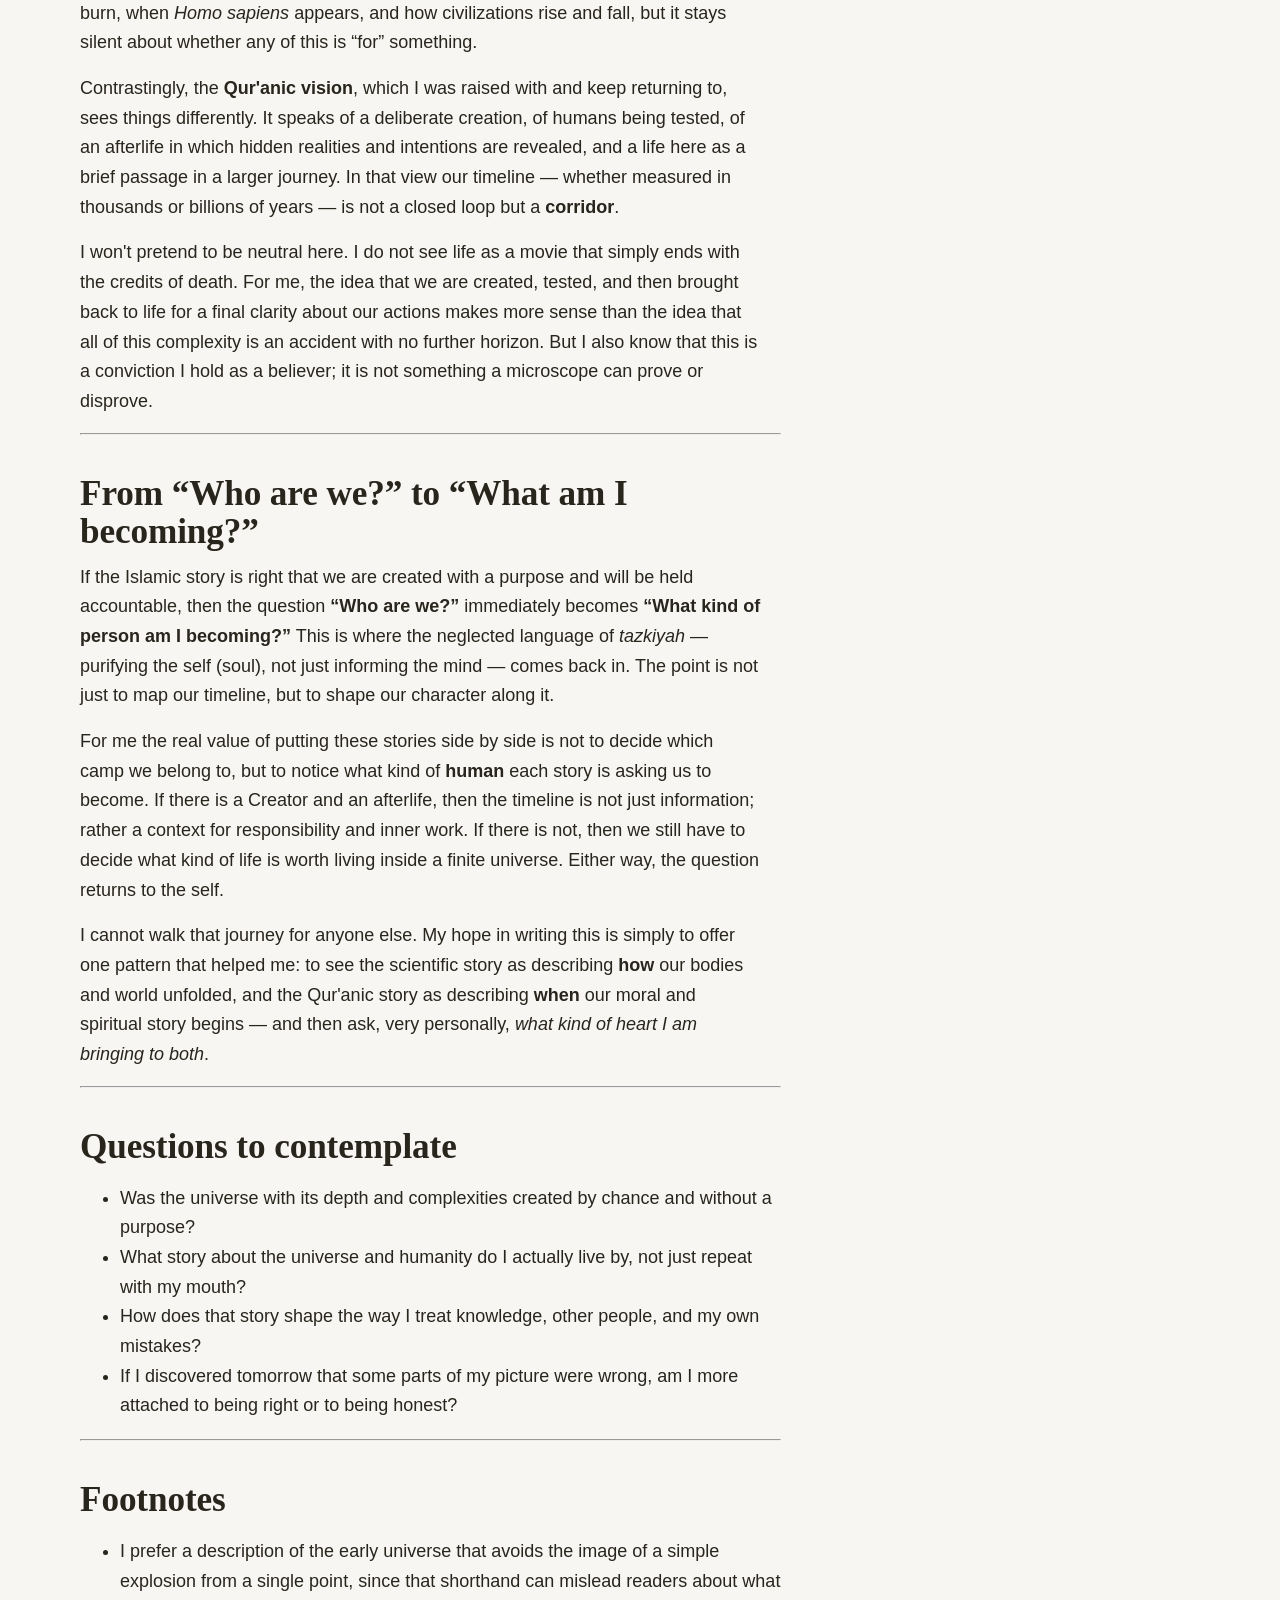
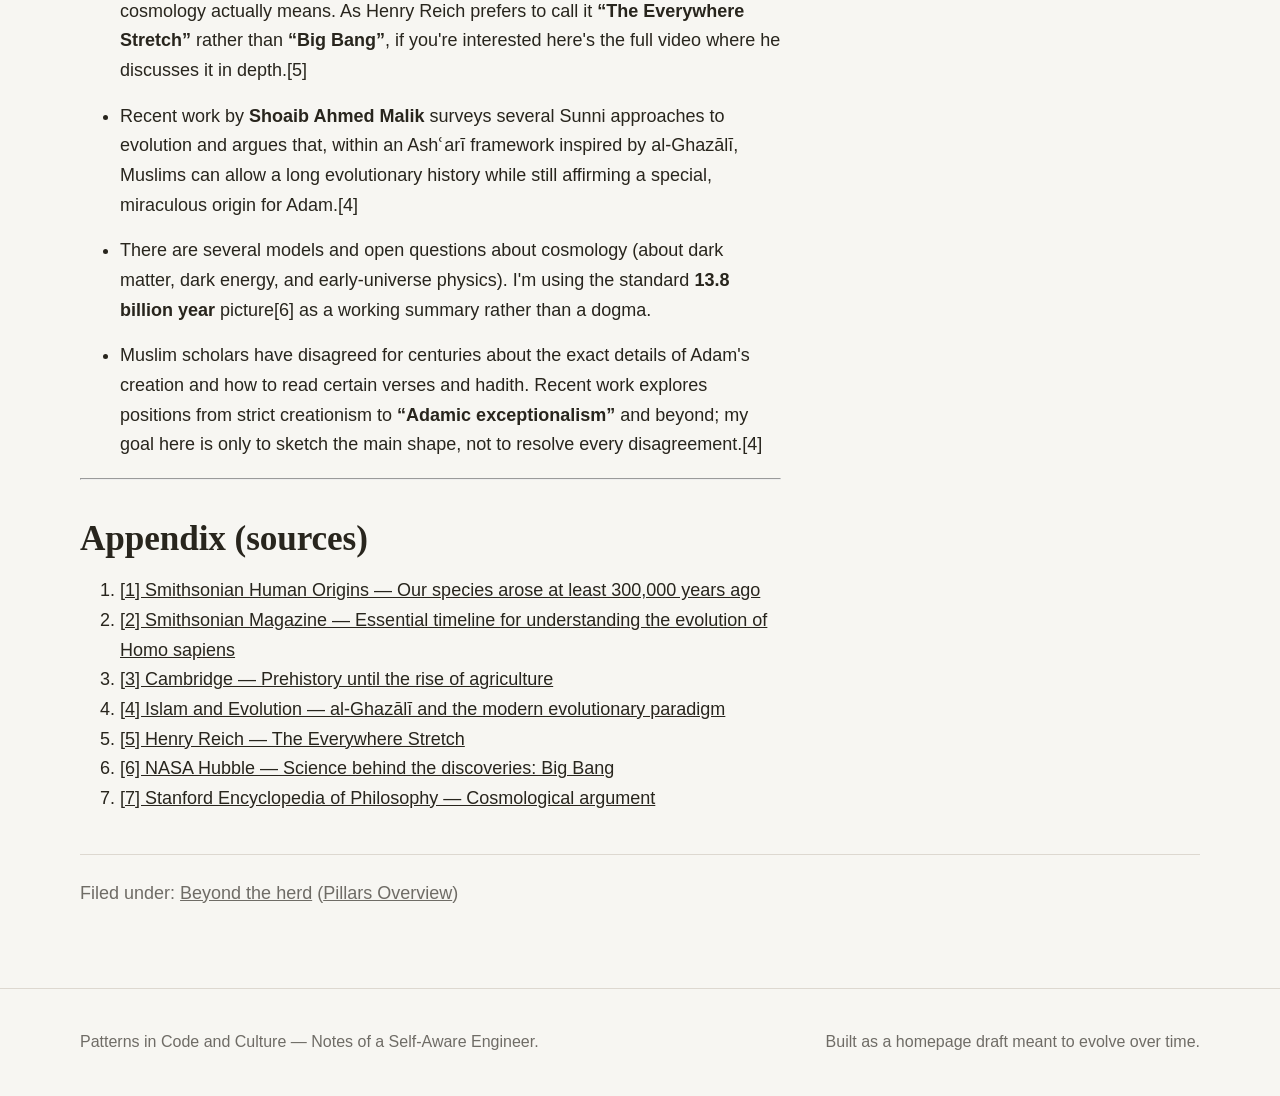
<file: content/posts/who-are-we.html>
<!DOCTYPE html>
<html lang="en">
<head>
  <meta charset="UTF-8" />
  <meta name="viewport" content="width=device-width, initial-scale=1.0" />
  <title>Who Are We? — Patterns in Code and Culture</title>
  <meta
    name="description"
    content="A reflection on the scientific and Qur’anic stories of human origins, and on how the question of where we come from turns into the question of what we are becoming."
  />

  <link href="https://api.fontshare.com/v2/css?f[]=satoshi@400,500,700&f[]=zodiak@400,700&display=swap" rel="stylesheet" />
  <link rel="stylesheet" href="/assets/css/styles.css" />
</head>
<body>
  <a class="skip-link" href="#main-content">Skip to content</a>

  <header class="site-header">
    <div class="container header-inner">
      <a class="brand" href="/" aria-label="Patterns in Code and Culture home">
        <span class="brand-mark" aria-hidden="true">◧</span>
        <span class="brand-text-wrap">
          <span class="brand-title">Patterns in Code and Culture</span>
          <span class="brand-subtitle">Notes of a Self-Aware Engineer</span>
        </span>
      </a>

      <nav class="site-nav" aria-label="Main navigation">
        <a href="/">Home</a>
        <a href="/about.html">About</a>
        <a href="/pillars.html">Pillars</a>
        <a href="/blog.html">Blog</a>
        <a href="/now.html">Now</a>
      </nav>

      <button class="theme-toggle" type="button" data-theme-toggle aria-label="Switch theme">
        <span aria-hidden="true">◐</span>
      </button>
    </div>
  </header>

  <main id="main-content">
    <article class="post-layout">
      <div class="container">
        <header class="post-header">
          <p class="section-label">Article</p>
          <p class="post-meta">June 15, 2026 • Beyond the herd</p>
          <h1>Who Are We?</h1>
          <p class="post-summary">A reflection on the scientific and Qur’anic stories of human origins, and on how the question of where we come from turns into the question of what we are becoming.</p>
        </header>

        <section class="post-content">
          <p>I used to think the question <strong>“Who are we?”</strong> could be answered by choosing one story and rejecting the others. I spent years trying to understand where we fit in the universe, and why the answers always seem to split into competing stories. One story speaks the language of atoms, fossils, and cosmic time; another speaks of Adam, revelation, purpose, and divine wisdom. For a long time I felt forced to choose between them. Now I wonder whether the deeper question is not which one is true enough to survive, but what each one is actually trying to reveal about us.</p>
<h2>A small disclaimer</h2>
<p>Before we go any further, a small disclaimer: both the scientific and Islamic stories I mention here have many branches, debates, and details. Astronomers disagree about aspects of cosmology; Muslim scholars differ on how exactly to read some verses about creation and Adam. This article is neither an attempt to win a debate nor a full map of those disagreements. It is an attempt to step back, look at the broader picture, and an invitation for you to start your own journey into the details that matter most to you.</p>
<hr />
<h2>The scientific timeline</h2>
<p>Before any scripture is read, the cosmos already seems to be speaking in its own language of time — the scientific lens takes us into a history measured not in generations, but in millions and billions of years by looking at fossils, stars, and genetic evidence. Current cosmology places the universe at about <strong>13.8 billion years old</strong>,[6] beginning from an extremely hot and dense early state. As the universe cools and structures form, the story narrows from galaxies to planets, and from planets to traces of humanity emerging from stone and bone.</p>
<p>One of the most important of those traces was found at <strong>Jebel Irhoud</strong>[1] in Morocco, where fossils of early <em>Homo sapiens</em> pushed our species' history much deeper into the past than many had imagined.</p>
<p>The scientific story of <em>Homo sapiens</em> is not a story of simple “caveman” becoming modern people overnight. It is a long history of gradual change: stone tools, fire, hunting strategies, migration, symbolic behavior, and eventually agriculture and settled life. In that timeline, our species appears not as instantly complete in every sense, but as developing over time through a long process of adaptation and culture.[2][3]</p>
<p>In that sense, the scientific timeline presents humanity as <strong>unfolding over time</strong>, rather than arriving all at once in a fully articulated form. This slow biological and cultural unfolding raises a deeper question: <em>is the first fully responsible human in the Qur'an's sense the same thing as the first anatomically modern human in the scientific sense?</em></p>
<hr />
<h2>The Qur’anic timeline of Adam</h2>
<p>Classical Muslim sources generally describe <strong>Adam</strong> as a unique, miraculously created human being, formed from dust or clay and then given a spirit by God, not as the biological child of human parents.[4]</p>
<p>These texts[4] also present Adam as the first in a chain of human beings — <em>“the father of humanity”</em> — from whom later people are called <em>“children of Adam.”</em> Within this framework, many scholars read verses such as <em>“Indeed, the example of Jesus in the sight of Allah is like that of Adam. He created him from dust, then said to him, “Be!” And he was!”</em> (Qur'an 3:59) as implying that Adam, like Jesus, has an origin that cannot be reduced to ordinary biological ancestry.</p>
<p>I am not the first person to ask whether Adam's story might begin inside a much older human species. Muslim scholars such as <strong>Shoaib Ahmed Malik</strong> have begun to explore this question in detail, arguing that, within a classical Ashʿarī framework, it is possible to accept a long evolutionary history while still holding that Adam's own origin and role are unique.[4]</p>
<hr />
<h2>The bridge</h2>
<p>Seen side by side, the scientific and Qur'an's stories are not talking about exactly the same layer of reality. The scientific account follows bodies and cultures across deep time: when <em>Homo sapiens</em> appears in the fossil record, when tools and fire and agriculture emerge. The Qur'an's account begins when a particular human is created, taught, and addressed by God, and when a moral and prophetic history starts. One story asks mainly <strong>how</strong> a certain kind of creature unfolded; the other asks <strong>when</strong> a certain kind of responsibility and relationship with the Creator began.</p>
<p>Yet both stories, in their own language, describe a movement from raw material to higher order. Dust becomes stars and planets; dust becomes Adam's body. Life gradually becomes capable of symbolic language and culture; Adam is taught the names and made a <strong>vicegerent (khalīfah)</strong>. For me the question is not which story must erase the other, but whether we can learn to read them together <em>without pretending they are saying exactly the same thing</em>.</p>
<hr />
<h2>What is all of this for?</h2>
<p>Once we have two timelines on the table, a deeper question appears: <strong>what is all of this for?</strong> A universe billions of years old, a species unfolding over hundreds of thousands of years, a prophetic story beginning with Adam — none of this really matters unless we ask what kind of life these stories are inviting us into.</p>
<p>Some people, including many thoughtful agnostics and atheists, answer this by saying there is <strong>no built-in purpose</strong> at all. The universe just is,[7] life is a temporary pattern in matter, and any meaning we have is something we create for ourselves before we die. From this angle, talking about an afterlife or divine plan feels like a comforting story we tell to avoid facing the finality of death.</p>
<p>The scientific timeline itself doesn't tell us whether there is any purpose beyond survival and whatever meaning we choose to create. It can describe how long stars burn, when <em>Homo sapiens</em> appears, and how civilizations rise and fall, but it stays silent about whether any of this is “for” something.</p>
<p>Contrastingly, the <strong>Qur'anic vision</strong>, which I was raised with and keep returning to, sees things differently. It speaks of a deliberate creation, of humans being tested, of an afterlife in which hidden realities and intentions are revealed, and a life here as a brief passage in a larger journey. In that view our timeline — whether measured in thousands or billions of years — is not a closed loop but a <strong>corridor</strong>.</p>
<p>I won't pretend to be neutral here. I do not see life as a movie that simply ends with the credits of death. For me, the idea that we are created, tested, and then brought back to life for a final clarity about our actions makes more sense than the idea that all of this complexity is an accident with no further horizon. But I also know that this is a conviction I hold as a believer; it is not something a microscope can prove or disprove.</p>
<hr />
<h2>From “Who are we?” to “What am I becoming?”</h2>
<p>If the Islamic story is right that we are created with a purpose and will be held accountable, then the question <strong>“Who are we?”</strong> immediately becomes <strong>“What kind of person am I becoming?”</strong> This is where the neglected language of <em>tazkiyah</em> — purifying the self (soul), not just informing the mind — comes back in. The point is not just to map our timeline, but to shape our character along it.</p>
<p>For me the real value of putting these stories side by side is not to decide which camp we belong to, but to notice what kind of <strong>human</strong> each story is asking us to become. If there is a Creator and an afterlife, then the timeline is not just information; rather a context for responsibility and inner work. If there is not, then we still have to decide what kind of life is worth living inside a finite universe. Either way, the question returns to the self.</p>
<p>I cannot walk that journey for anyone else. My hope in writing this is simply to offer one pattern that helped me: to see the scientific story as describing <strong>how</strong> our bodies and world unfolded, and the Qur'anic story as describing <strong>when</strong> our moral and spiritual story begins — and then ask, very personally, <em>what kind of heart I am bringing to both</em>.</p>
<hr />
<h2>Questions to contemplate</h2>
<ul>
<li>Was the universe with its depth and complexities created by chance and without a purpose?  </li>
<li>What story about the universe and humanity do I actually live by, not just repeat with my mouth?  </li>
<li>How does that story shape the way I treat knowledge, other people, and my own mistakes?  </li>
<li>If I discovered tomorrow that some parts of my picture were wrong, am I more attached to being right or to being honest?</li>
</ul>
<hr />
<h2>Footnotes</h2>
<ul>
<li>
<p>I prefer a description of the early universe that avoids the image of a simple explosion from a single point, since that shorthand can mislead readers about what cosmology actually means. As Henry Reich prefers to call it <strong>“The Everywhere Stretch”</strong> rather than <strong>“Big Bang”</strong>, if you're interested here's the full video where he discusses it in depth.[5]</p>
</li>
<li>
<p>Recent work by <strong>Shoaib Ahmed Malik</strong> surveys several Sunni approaches to evolution and argues that, within an Ashʿarī framework inspired by al‑Ghazālī, Muslims can allow a long evolutionary history while still affirming a special, miraculous origin for Adam.[4]</p>
</li>
<li>
<p>There are several models and open questions about cosmology (about dark matter, dark energy, and early-universe physics). I'm using the standard <strong>13.8 billion year</strong> picture[6] as a working summary rather than a dogma.</p>
</li>
<li>
<p>Muslim scholars have disagreed for centuries about the exact details of Adam's creation and how to read certain verses and hadith. Recent work explores positions from strict creationism to <strong>“Adamic exceptionalism”</strong> and beyond; my goal here is only to sketch the main shape, not to resolve every disagreement.[4]</p>
</li>
</ul>
<hr />
<h2>Appendix (sources)</h2>
<ol>
<li><a href="https://humanorigins.si.edu/research/whats-hot-human-origins/our-species-arose-least-300000-years-ago" rel="noopener noreferrer" target="_blank">[1] Smithsonian Human Origins — Our species arose at least 300,000 years ago</a></li>
<li><a href="https://www.smithsonianmag.com/science-nature/essential-timeline-understanding-evolution-homo-sapiens-180976807/" rel="noopener noreferrer" target="_blank">[2] Smithsonian Magazine — Essential timeline for understanding the evolution of Homo sapiens</a></li>
<li><a href="https://www.cambridge.org/core/books/abs/human-evolution-beyond-biology-and-culture/prehistory-until-the-rise-of-agriculture/E13E1CB38982EC60EAFFF4E70BFFFF6A" rel="noopener noreferrer" target="_blank">[3] Cambridge — Prehistory until the rise of agriculture</a></li>
<li><a href="https://archive.org/details/islam-and-evolution-al-ghazali-and-the-modern-evolutionary-paradigm_202401/page/94/mode/1up" rel="noopener noreferrer" target="_blank">[4] Islam and Evolution — al-Ghazālī and the modern evolutionary paradigm</a></li>
<li><a href="https://www.youtube.com/watch?v=q3MWRvLndzs" rel="noopener noreferrer" target="_blank">[5] Henry Reich — The Everywhere Stretch</a></li>
<li><a href="https://science.nasa.gov/mission/hubble/science/science-behind-the-discoveries/hubble-big-bang/" rel="noopener noreferrer" target="_blank">[6] NASA Hubble — Science behind the discoveries: Big Bang</a></li>
<li><a href="https://plato.stanford.edu/entries/cosmological-argument/#Obje1UnivJust" rel="noopener noreferrer" target="_blank">[7] Stanford Encyclopedia of Philosophy — Cosmological argument</a></li>
</ol>
        </section>

        <footer class="post-footer">
          <p class="section-text">
            Filed under: <a href="/blog.html#beyond-the-herd">Beyond the herd</a> (<a href="/pillars.html">Pillars Overview</a>)
          </p>
        </footer>
      </div>
    </article>
  </main>

  <footer class="site-footer">
    <div class="container footer-inner">
      <p>Patterns in Code and Culture — Notes of a Self-Aware Engineer.</p>
      <p>Built as a homepage draft meant to evolve over time.</p>
    </div>
  </footer>

  <script>
    (function () {
      const root = document.documentElement;
      const toggle = document.querySelector('[data-theme-toggle]');

      let savedTheme = null;
      try {
        savedTheme = localStorage.getItem('theme');
      } catch (e) {}

      let theme = savedTheme || (window.matchMedia('(prefers-color-scheme: dark)').matches ? 'dark' : 'light');

      root.setAttribute('data-theme', theme);

      if (toggle) {
        toggle.addEventListener('click', function () {
          theme = theme === 'dark' ? 'light' : 'dark';
          root.setAttribute('data-theme', theme);
          try {
            localStorage.setItem('theme', theme);
          } catch (e) {}
        });
      }
    }());
  </script>
</body>
</html>
</file>
<file: assets/css/styles.css>
/* =============================================================
   PATTERNS IN CODE AND CULTURE - HOMEPAGE STYLESHEET
   -------------------------------------------------------------
   HOW TO READ THIS FILE:
   1. Root variables = design system (colors, spacing, fonts)
   2. Base styles = global resets and defaults
   3. Layout helpers = reusable containers and section spacing
   4. Component blocks = header, hero, cards, footer, etc.

   The comments are intentionally verbose so you can keep learning
   and refining the code over time.
   ============================================================= */

/* =============================================================
   1. ROOT VARIABLES (DESIGN TOKENS)
   - Keep repeated values here.
   - This makes redesigning easier later.
   ============================================================= */
:root,
[data-theme="light"] {
  --font-body: 'Satoshi', 'Inter', sans-serif;
  --font-display: 'Zodiak', 'Georgia', serif;

  --text-xs: clamp(0.75rem, 0.7rem + 0.25vw, 0.875rem);
  --text-sm: clamp(0.875rem, 0.8rem + 0.35vw, 1rem);
  --text-base: clamp(1rem, 0.95rem + 0.25vw, 1.125rem);
  --text-lg: clamp(1.125rem, 1rem + 0.75vw, 1.5rem);
  --text-xl: clamp(1.5rem, 1.2rem + 1.25vw, 2.25rem);
  --text-2xl: clamp(2rem, 1.2rem + 2.5vw, 3.5rem);
  --text-hero: clamp(3rem, 1rem + 6vw, 6rem);

  --space-1: 0.25rem;
  --space-2: 0.5rem;
  --space-3: 0.75rem;
  --space-4: 1rem;
  --space-5: 1.25rem;
  --space-6: 1.5rem;
  --space-8: 2rem;
  --space-10: 2.5rem;
  --space-12: 3rem;
  --space-16: 4rem;
  --space-20: 5rem;
  --space-24: 6rem;

  --color-bg: #f7f6f2;
  --color-surface: #f9f8f5;
  --color-surface-2: #fbfbf9;
  --color-surface-offset: #efece6;
  --color-text: #28251d;
  --color-text-muted: #6f6c66;
  --color-text-faint: #a5a29b;
  --color-border: #d4d1ca;
  --color-divider: #ddd8d0;
  --color-primary: #01696f;
  --color-primary-hover: #0c4e54;
  --color-primary-soft: #dcebea;
  --color-inverse: #f9f8f4;

  --radius-sm: 0.375rem;
  --radius-md: 0.5rem;
  --radius-lg: 0.75rem;
  --radius-xl: 1rem;
  --radius-full: 9999px;

  --shadow-sm: 0 1px 2px rgba(24, 21, 17, 0.06);
  --shadow-md: 0 14px 40px rgba(24, 21, 17, 0.08);

  --content-width: 1120px;
  --transition: 180ms cubic-bezier(0.16, 1, 0.3, 1);
}

/* =============================================================
   DARK THEME OVERRIDES
   - Same variable names, different values.
   - This is the easiest way to support dark mode.
   ============================================================= */
[data-theme="dark"] {
  --color-bg: #171614;
  --color-surface: #1c1b19;
  --color-surface-2: #201f1d;
  --color-surface-offset: #272521;
  --color-text: #e2dfda;
  --color-text-muted: #b3aea6;
  --color-text-faint: #7b766e;
  --color-border: #3a3835;
  --color-divider: #2a2825;
  --color-primary: #66adb6;
  --color-primary-hover: #87c5cc;
  --color-primary-soft: #203336;
  --color-inverse: #171614;

  --shadow-sm: 0 1px 2px rgba(0, 0, 0, 0.24);
  --shadow-md: 0 14px 40px rgba(0, 0, 0, 0.32);
}

/* =============================================================
   2. BASE STYLES / RESET
   - Normalize spacing and improve text rendering.
   - Gives the whole page a clean starting point.
   ============================================================= */
*,
*::before,
*::after {
  box-sizing: border-box;
}

html {
  scroll-behavior: smooth;
  -webkit-text-size-adjust: none;
  text-size-adjust: none;
}

body {
  margin: 0;
  min-height: 100vh;
  font-family: var(--font-body);
  font-size: var(--text-base);
  line-height: 1.65;
  color: var(--color-text);
  background: var(--color-bg);
  -webkit-font-smoothing: antialiased;
  text-rendering: optimizeLegibility;
}

img,
svg {
  display: block;
  max-width: 100%;
}

a {
  color: inherit;
}

button,
a {
  transition:
    background-color var(--transition),
    color var(--transition),
    border-color var(--transition),
    transform var(--transition);
}

h1,
h2,
h3 {
  margin: 0;
  font-family: var(--font-display);
  line-height: 1.08;
  letter-spacing: -0.003em;
}

p {
  margin: 0;
  max-width: 68ch;
}

:focus-visible {
  outline: 2px solid var(--color-primary);
  outline-offset: 3px;
}

/* =============================================================
   3. ACCESSIBILITY HELPERS
   ============================================================= */
.skip-link {
  position: absolute;
  left: var(--space-4);
  top: -3rem;
  z-index: 999;
  padding: var(--space-2) var(--space-4);
  border-radius: var(--radius-sm);
  background: var(--color-primary);
  color: var(--color-inverse);
  text-decoration: none;
}

.skip-link:focus {
  top: var(--space-4);
}

/* =============================================================
   4. REUSABLE LAYOUT HELPERS
   - .container keeps content centered.
   - .section gives each major block breathing room.
   ============================================================= */
.container {
  width: min(calc(100% - 2rem), var(--content-width));
  margin-inline: auto;
}

.section {
  padding-block: clamp(var(--space-12), 8vw, var(--space-24));
}

.section-intro {
  display: grid;
  grid-template-columns: 1fr;
  gap: 1rem;
  /*align-items: start;*/
}

.narrow-intro {
  margin-bottom: var(--space-8);
}

.section-label,
.eyebrow,
.panel-label,
.pillar-number {
  font-size: var(--text-xs);
  font-weight: 700;
  letter-spacing: 0.08em;
  text-transform: uppercase;
}

.section-label,
.eyebrow,
.panel-label {
  color: var(--color-primary);
}

.section-text {
  color: var(--color-text-muted);
}

/* =============================================================
   5. HEADER
   - Sticky so the site identity stays visible.
   - Navigation is intentionally minimal.
   ============================================================= */
.site-header {
  position: sticky;
  top: 0;
  z-index: 50;
  border-bottom: 1px solid color-mix(in oklab, var(--color-border) 70%, transparent);
  background: color-mix(in oklab, var(--color-bg) 86%, transparent);
  backdrop-filter: blur(12px);
}

.header-inner {
  display: flex;
  align-items: center;
  justify-content: space-between;
  gap: var(--space-4);
  min-height: 76px;
}

.brand {
  display: inline-flex;
  align-items: center;
  gap: var(--space-3);
  text-decoration: none;
}

.brand-mark {
  display: grid;
  place-items: center;
  width: 2.5rem;
  height: 2.5rem;
  border: 1px solid color-mix(in oklab, var(--color-primary) 25%, var(--color-border));
  border-radius: 0.85rem;
  background: linear-gradient(135deg, var(--color-primary-soft), transparent 75%);
  font-size: 1.1rem;
}

.brand-text-wrap {
  display: flex;
  flex-direction: column;
  gap: 0.1rem;
}

.brand-title {
  font-size: var(--text-sm);
  font-weight: 700;
}

.brand-subtitle {
  color: var(--color-text-muted);
  font-size: var(--text-xs);
}

.site-nav {
  display: flex;
  gap: var(--space-5);
}

.site-nav a {
  font-size: var(--text-sm);
  color: var(--color-text-muted);
  text-decoration: none;
}

.site-nav a:hover,
.site-nav a:focus-visible {
  color: var(--color-text);
}

.theme-toggle {
  width: 44px;
  height: 44px;
  border: 1px solid color-mix(in oklab, var(--color-text) 10%, transparent);
  border-radius: var(--radius-full);
  background: var(--color-surface);
  color: var(--color-text);
  cursor: pointer;
}

/* =============================================================
   6. HERO
   - Split into main copy and a side panel.
   - Good for a homepage because it balances clarity and personality.
   ============================================================= */
.hero {
  padding-top: clamp(var(--space-16), 10vw, var(--space-24));
}

.hero-grid {
  display: grid;
  grid-template-columns: 1.15fr 0.85fr;
  gap: var(--space-10);
  align-items: end;
}

.hero-copy h2 {
  margin-top: var(--space-4);
  font-size: var(--text-hero);
  max-width: 15ch;
}

.hero-text {
  margin-top: var(--space-5);
  color: var(--color-text-muted);
}

.hero-actions {
  display: flex;
  flex-wrap: wrap;
  gap: var(--space-3);
  margin-top: var(--space-6);
}

.hero-panel {
  padding: var(--space-2);
  border: 1px solid color-mix(in oklab, var(--color-text) 10%, transparent);
  border-radius: calc(var(--radius-xl) + 4px);
  background: linear-gradient(180deg, var(--color-surface), var(--color-surface-2));
  box-shadow: var(--shadow-md);
}

.hero-panel h2 {
  margin-top: var(--space-0.5);
  font-size: var(--text-l);
}

.hero-panel p + p,
.hero-panel p + ul,
.hero-panel h2 + p {
  margin-top: var(--space-0.5);
}

.mini-list {
  display: grid;
  gap: var(--space-3);
  padding: 0;
  margin: 0;
  list-style: none;
}

.mini-list li {
  padding: var(--space-3);
  border-radius: var(--radius-lg);
  background: var(--color-surface-offset);
  border: 1px solid color-mix(in oklab, var(--color-text) 8%, transparent);
  color: var(--color-text-muted);
}

/* =============================================================
   7. BUTTONS
   - Reusable button styles.
   - Same HTML tag can look different with modifier classes.
   ============================================================= */
.button {
  display: inline-flex;
  align-items: center;
  justify-content: center;
  min-height: 44px;
  padding: 0.85rem 1.15rem;
  border-radius: var(--radius-full);
  text-decoration: none;
  font-size: var(--text-sm);
  font-weight: 700;
}

.button:hover {
  transform: translateY(-1px);
}

.button-primary {
  background: var(--color-primary);
  color: var(--color-inverse);
}

.button-primary:hover,
.button-primary:focus-visible {
  background: var(--color-primary-hover);
}

.button-secondary {
  background: var(--color-surface);
  color: var(--color-text);
  border: 1px solid color-mix(in oklab, var(--color-text) 10%, transparent);
}

/* =============================================================
   8. PILLARS GRID
   - Four cards, one for each content pillar.
   - Easy to expand later into linked category cards.
   ============================================================= */
.pillars-grid {
  display: grid;
  grid-template-columns: 1fr;
  gap: 1rem;
}

.pillar-card {
  padding: var(--space-6);
  border-radius: var(--radius-xl);
  border: 1px solid color-mix(in oklab, var(--color-text) 10%, transparent);
  background: var(--color-surface);
  box-shadow: var(--shadow-sm);
}

.pillar-number {
  color: var(--color-text-faint);
}

.pillar-card h3 {
  margin-top: var(--space-3);
  font-size: var(--text-xl);
}

.pillar-card p:last-child {
  margin-top: var(--space-3);
  color: var(--color-text-muted);
}

/* =============================================================
   9. SPLIT LAYOUT + QUOTE BOX
   - A quiet section that breaks the rhythm visually.
   ============================================================= */
.split-layout {
  display: grid;
  grid-template-columns: 1fr;
  gap: 1rem;
  /*align-items: stretch;*/
}

.quote-box {
  display: flex;
  align-items: flex-end;
  padding: var(--space-8);
  border-radius: var(--radius-xl);
  background: var(--color-primary);
  color: var(--color-inverse);
}

.quote-box p {
  font-size: var(--text-lg);
  line-height: 1.5;
  max-width: 24ch;
}

/* =============================================================
   10. FOOTER
   ============================================================= */
.site-footer {
  padding-block: var(--space-10);
  border-top: 1px solid var(--color-divider);
}

.footer-inner {
  display: flex;
  flex-wrap: wrap;
  justify-content: space-between;
  gap: var(--space-4);
  color: var(--color-text-muted);
  font-size: var(--text-sm);
}

/* =============================================================
   11. RESPONSIVE RULES
   - Adjust layouts for tablets and phones.
   - Most multi-column sections collapse into one column.
   ============================================================= */
@media (max-width: 920px) {
  .hero-grid,
  .section-intro,
  .split-layout,
  .pillars-grid {
    grid-template-columns: 1fr;
  }

  .hero-copy h1 {
    max-width: 12ch;
  }
}

@media (max-width: 720px) {
  .site-nav {
    display: none;
  }

  .header-inner {
    min-height: 70px;
  }
}

@media (max-width: 560px) {
  .hero-panel,
  .pillar-card,
  .quote-box {
    padding: var(--space-6);
  }
}

/* =============================================================
   12. POST TEMPLATE STYLES
   - These styles are specific to the post template.
   - They are not used on the homepage or other pages.
   ============================================================= */

.post-layout {
  padding-block: clamp(var(--space-12), 8vw, var(--space-20));
}

.post-header {
  margin-bottom: var(--space-8);
}

.post-meta {
  margin-top: var(--space-3);
  font-size: var(--text-xs);
  color: var(--color-text-muted);
  text-transform: uppercase;
  letter-spacing: 0.08em;
}

.post-summary {
  margin-top: var(--space-4);
  color: var(--color-text-muted);
  max-width: 60ch;
}

.post-content {
  max-width: 70ch;
}

.post-content h2 {
  margin-top: var(--space-10);
  margin-bottom: var(--space-3);
  font-size: var(--text-xl);
}

.post-content p {
  margin-bottom: var(--space-4);
  color: var(--color-text);
}

.post-footer {
  margin-top: var(--space-10);
  padding-top: var(--space-6);
  border-top: 1px solid var(--color-divider);
}

.post-questions,
.post-footnotes,
.post-sources {
  max-width: 70ch;
  padding-left: 1.25rem;
  margin-bottom: var(--space-6);
}

.post-questions li,
.post-footnotes li,
.post-sources li {
  margin-bottom: var(--space-3);
  color: var(--color-text);
}

.post-sources a {
  color: var(--color-primary);
  text-decoration: none;
}

.post-sources a:hover,
.post-sources a:focus-visible {
  text-decoration: underline;
}

.post-content sup a {
  text-decoration: none;
  color: var(--color-primary);
  font-weight: 700;
}

.post-content sup a:hover,
.post-content sup a:focus-visible {
  text-decoration: underline;
}

.post-sources {
  max-width: 70ch;
  padding-left: 1.5rem;
  margin-bottom: var(--space-6);
}

.post-sources li {
  margin-bottom: var(--space-4);
}

.back-link {
  margin-left: 0.5rem;
  text-decoration: none;
  color: var(--color-primary);
  font-weight: 700;
}

.back-link:hover,
.back-link:focus-visible {
  text-decoration: underline;
}
</file>
